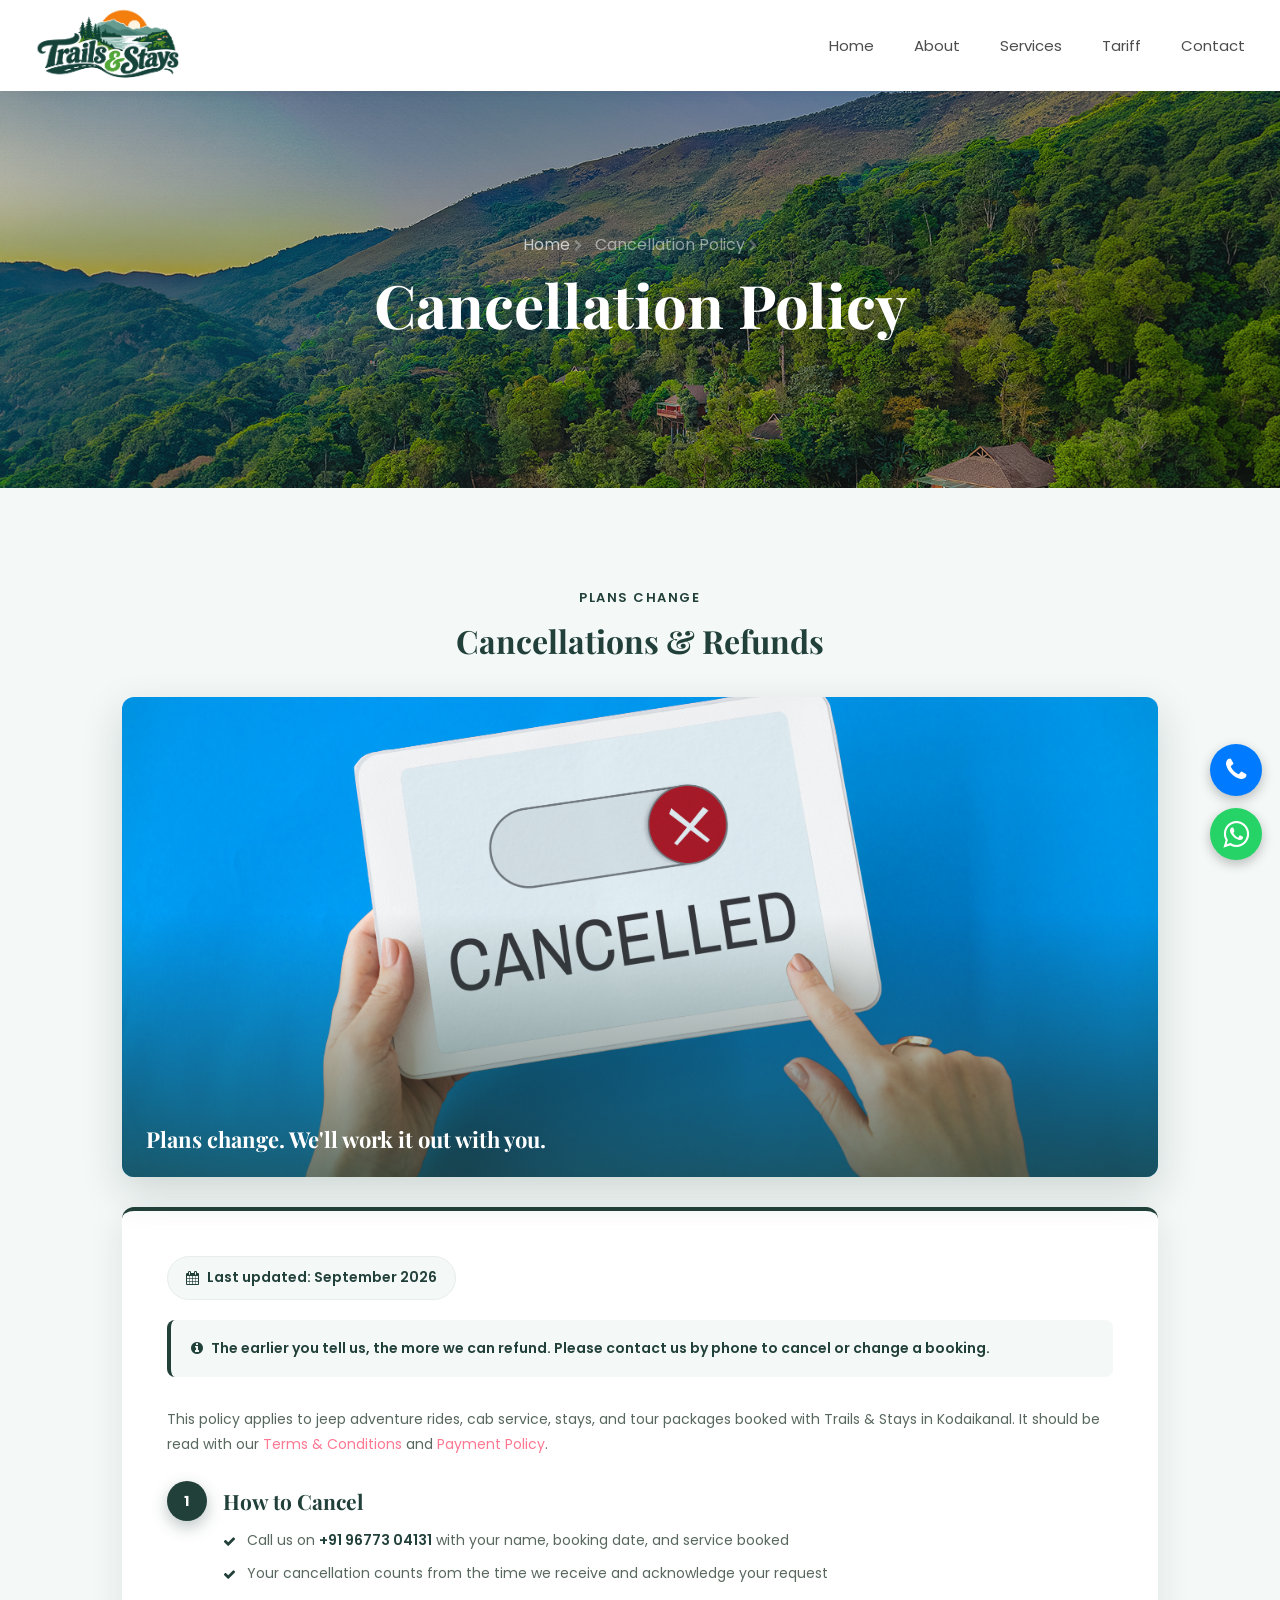
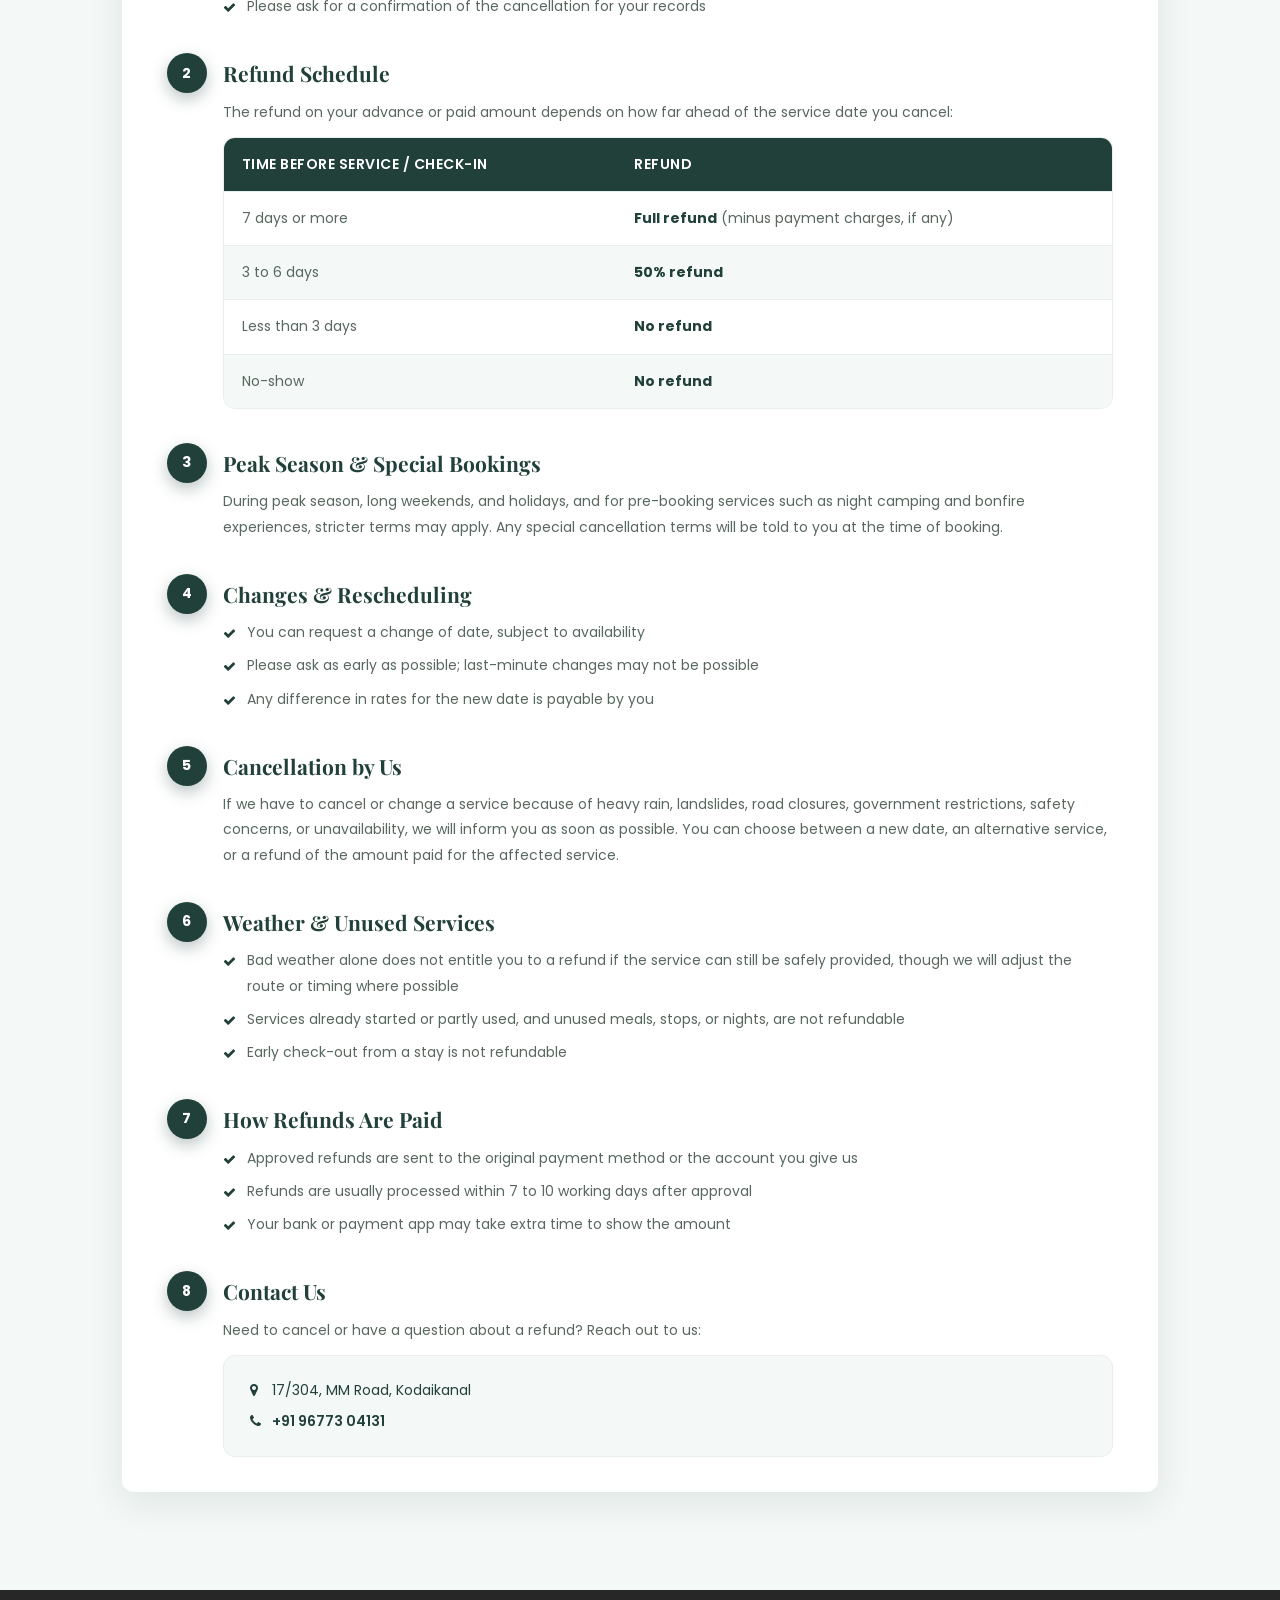
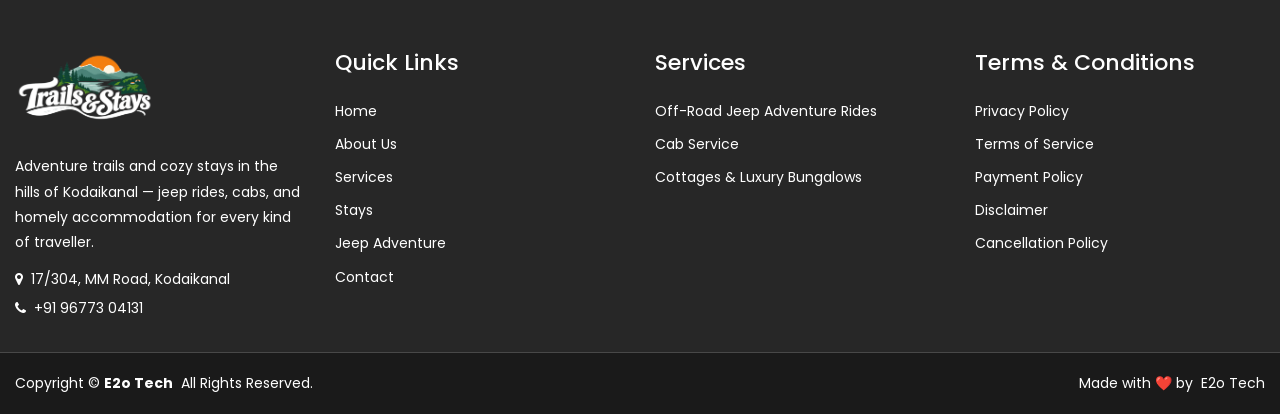
<file: cancellation.html>
<!DOCTYPE html>
<html lang="en">
  <head>
    <title>Cancellation Policy - Trails &amp; Stays</title>
    <meta charset="utf-8">
    <meta name="viewport" content="width=device-width, initial-scale=1, shrink-to-fit=no">
<link rel="icon" type="image/png" href="images/t&s png@3x.png">
    <link href="https://fonts.googleapis.com/css?family=Poppins:200,300,400,500,600,700,800,900&display=swap" rel="stylesheet">
    <link href="https://fonts.googleapis.com/css?family=Playfair+Display:400,400i,500,500i,600,600i,700,700i&display=swap" rel="stylesheet">

    <link rel="stylesheet" href="https://stackpath.bootstrapcdn.com/font-awesome/4.7.0/css/font-awesome.min.css">

    <link rel="stylesheet" href="css/animate.css">
    <link rel="stylesheet" href="css/owl.carousel.min.css">
    <link rel="stylesheet" href="css/owl.theme.default.min.css">
    <link rel="stylesheet" href="css/magnific-popup.css">
    <link rel="stylesheet" href="css/bootstrap-datepicker.css">
    <link rel="stylesheet" href="css/jquery.timepicker.css">
    <link rel="stylesheet" href="css/flaticon.css">
    <link rel="stylesheet" href="css/style.css">

    <style>
      :root{
        --dt: #22403A;
        --dt-light: #E7EEEC;
        --dt-soft: #F4F8F7;
        --dt-accent: #2F5A50;
      }

      /* Hero */
      .hero-wrap-2 .overlay{ background: linear-gradient(135deg, rgba(34,64,58,.82), rgba(34,64,58,.55)); }
      .hero-wrap-2 .breadcrumbs a{ color: #cfe4dd; }
      .hero-wrap-2 .breadcrumbs span{ color: #fff; }

      .dt-bg-soft{ background: var(--dt-soft); }

      .dt-eyebrow{
        color: var(--dt);
        font-weight: 600;
        text-transform: uppercase;
        font-size: 13px;
        letter-spacing: 1.5px;
        display: block;
        margin-bottom: 8px;
      }

      /* Image banner */
      .policy-banner{
        position: relative;
        height: 480px;
        border-radius: 12px;
        background-size: cover;
        background-position: center;
        margin-bottom: 30px;
        overflow: hidden;
        box-shadow: 0 15px 40px rgba(34,64,58,.18);
      }
      .policy-banner:after{
        content: "";
        position: absolute;
        inset: 0;
        background: linear-gradient(180deg, rgba(34,64,58,0) 45%, rgba(34,64,58,.7) 100%);
      }
      .policy-banner span{
        position: absolute;
        left: 24px;
        bottom: 18px;
        z-index: 1;
        color: #fff;
        font-family: 'Playfair Display', serif;
        font-weight: 700;
        font-size: 22px;
      }

      /* Policy card */
      .policy-card{
        background: #fff;
        border-radius: 12px;
        box-shadow: 0 10px 35px rgba(34,64,58,.1);
        border-top: 4px solid var(--dt);
        padding: 45px 45px 35px;
      }
      .policy-updated{
        display: inline-flex;
        align-items: center;
        gap: 8px;
        background: var(--dt-soft);
        color: var(--dt);
        border: 1px solid var(--dt-light);
        border-radius: 30px;
        padding: 8px 18px;
        font-size: 14px;
        font-weight: 600;
        margin-bottom: 20px;
      }
      .policy-section{
        position: relative;
        padding-left: 56px;
        margin-bottom: 34px;
      }
      .policy-section:last-child{ margin-bottom: 0; }
      .policy-num{
        position: absolute;
        left: 0;
        top: 0;
        width: 40px;
        height: 40px;
        border-radius: 50%;
        background: var(--dt);
        color: #fff;
        display: flex;
        align-items: center;
        justify-content: center;
        font-weight: 700;
        font-size: 14px;
        box-shadow: 0 6px 16px rgba(34,64,58,.3);
      }
      .policy-section h4{
        font-family: 'Playfair Display', serif;
        font-weight: 700;
        color: var(--dt);
        font-size: 21px;
        margin-bottom: 10px;
        padding-top: 5px;
      }
      .policy-section p{
        color: #58685f;
        margin-bottom: 10px;
      }
      .policy-list{
        list-style: none;
        padding: 0;
        margin: 0 0 10px 0;
      }
      .policy-list li{
        position: relative;
        padding-left: 24px;
        margin-bottom: 8px;
        color: #58685f;
      }
      .policy-list li:before{
        content: "\f00c";
        font-family: "FontAwesome";
        position: absolute;
        left: 0;
        top: 2px;
        color: var(--dt);
        font-size: 13px;
      }
      .policy-section a{ color: var(--dt); font-weight: 600; }

      /* Refund table */
      .refund-table-wrap{ overflow-x: auto; margin: 12px 0 10px; }
      .refund-table{
        width: 100%;
        border-collapse: separate;
        border-spacing: 0;
        border: 1px solid var(--dt-light);
        border-radius: 12px;
        overflow: hidden;
        min-width: 420px;
      }
      .refund-table th{
        background: var(--dt);
        color: #fff;
        font-weight: 600;
        font-size: 14px;
        letter-spacing: .5px;
        text-transform: uppercase;
        padding: 14px 18px;
        text-align: left;
      }
      .refund-table td{
        padding: 14px 18px;
        color: #58685f;
        border-top: 1px solid var(--dt-light);
      }
      .refund-table tr:nth-child(even) td{ background: var(--dt-soft); }
      .refund-table td strong{ color: var(--dt); }

      /* Highlighted notice */
      .policy-notice{
        background: var(--dt-soft);
        border-left: 4px solid var(--dt);
        border-radius: 8px;
        padding: 16px 20px;
        color: var(--dt);
        font-weight: 600;
        margin-bottom: 30px;
      }
      .policy-notice i{ margin-right: 8px; }

      /* Contact box */
      .policy-contact{
        background: var(--dt-soft);
        border: 1px solid var(--dt-light);
        border-radius: 12px;
        padding: 22px 26px;
        margin-top: 12px;
      }
      .policy-contact p{ margin-bottom: 6px; color: var(--dt); }
      .policy-contact p:last-child{ margin-bottom: 0; }
      .policy-contact i{ width: 22px; color: var(--dt); }

      @media (max-width: 575px){
        .policy-card{ padding: 30px 22px 25px; }
        .policy-banner{ height: 200px; }
        .policy-section{ padding-left: 0; }
        .policy-num{ position: static; margin-bottom: 12px; }
      }
    </style>
  </head>
  <body>
    <div id="header-container"></div>
    <!-- END nav -->

    <section class="hero-wrap hero-wrap-2" style="background-image: url('images/k3.jpg');" data-stellar-background-ratio="0.5">
      <div class="overlay"></div>
      <div class="container">
        <div class="row no-gutters slider-text align-items-center justify-content-center">
          <div class="col-md-9 ftco-animate text-center">
            <p class="breadcrumbs mb-2"><span class="mr-2"><a href="index.html">Home <i class="fa fa-chevron-right"></i></a></span> <span>Cancellation Policy <i class="fa fa-chevron-right"></i></span></p>
            <h1 class="mb-0 bread">Cancellation Policy</h1>
          </div>
        </div>
      </div>
    </section>

    <section class="ftco-section dt-bg-soft">
      <div class="container">
        <div class="row justify-content-center pb-4">
          <div class="col-md-8 text-center ftco-animate">
            <span class="dt-eyebrow">Plans change</span>
            <h2 style="color:var(--dt);font-family:'Playfair Display',serif;font-weight:700;">Cancellations &amp; Refunds</h2>
          </div>
        </div>

        <div class="row">
          <div class="col-lg-10 mx-auto ftco-animate">

            <!-- Image -->
            <div class="policy-banner" style="background-image: url(images/cancel.webp);">
              <span>Plans change. We'll work it out with you.</span>
            </div>

            <div class="policy-card">
              <span class="policy-updated"><i class="fa fa-calendar"></i> Last updated: September 2026</span>

              <div class="policy-notice">
                <i class="fa fa-info-circle"></i>The earlier you tell us, the more we can refund. Please contact us by phone to cancel or change a booking.
              </div>

              <p style="color:#58685f;" class="mb-4">This policy applies to jeep adventure rides, cab service, stays, and tour packages booked with Trails &amp; Stays in Kodaikanal. It should be read with our <a href="terms.html">Terms &amp; Conditions</a> and <a href="payment.html">Payment Policy</a>.</p>

              <div class="policy-section">
                <div class="policy-num">1</div>
                <h4>How to Cancel</h4>
                <ul class="policy-list">
                  <li>Call us on <a href="tel:+919677304131">+91 96773 04131</a> with your name, booking date, and service booked</li>
                  <li>Your cancellation counts from the time we receive and acknowledge your request</li>
                  <li>Please ask for a confirmation of the cancellation for your records</li>
                </ul>
              </div>

              <div class="policy-section">
                <div class="policy-num">2</div>
                <h4>Refund Schedule</h4>
                <p>The refund on your advance or paid amount depends on how far ahead of the service date you cancel:</p>
                <div class="refund-table-wrap">
                  <table class="refund-table">
                    <thead>
                      <tr>
                        <th>Time before service / check-in</th>
                        <th>Refund</th>
                      </tr>
                    </thead>
                    <tbody>
                      <tr>
                        <td>7 days or more</td>
                        <td><strong>Full refund</strong> (minus payment charges, if any)</td>
                      </tr>
                      <tr>
                        <td>3 to 6 days</td>
                        <td><strong>50% refund</strong></td>
                      </tr>
                      <tr>
                        <td>Less than 3 days</td>
                        <td><strong>No refund</strong></td>
                      </tr>
                      <tr>
                        <td>No-show</td>
                        <td><strong>No refund</strong></td>
                      </tr>
                    </tbody>
                  </table>
                </div>
              </div>

              <div class="policy-section">
                <div class="policy-num">3</div>
                <h4>Peak Season &amp; Special Bookings</h4>
                <p>During peak season, long weekends, and holidays, and for pre-booking services such as night camping and bonfire experiences, stricter terms may apply. Any special cancellation terms will be told to you at the time of booking.</p>
              </div>

              <div class="policy-section">
                <div class="policy-num">4</div>
                <h4>Changes &amp; Rescheduling</h4>
                <ul class="policy-list">
                  <li>You can request a change of date, subject to availability</li>
                  <li>Please ask as early as possible; last-minute changes may not be possible</li>
                  <li>Any difference in rates for the new date is payable by you</li>
                </ul>
              </div>

              <div class="policy-section">
                <div class="policy-num">5</div>
                <h4>Cancellation by Us</h4>
                <p>If we have to cancel or change a service because of heavy rain, landslides, road closures, government restrictions, safety concerns, or unavailability, we will inform you as soon as possible. You can choose between a new date, an alternative service, or a refund of the amount paid for the affected service.</p>
              </div>

              <div class="policy-section">
                <div class="policy-num">6</div>
                <h4>Weather &amp; Unused Services</h4>
                <ul class="policy-list">
                  <li>Bad weather alone does not entitle you to a refund if the service can still be safely provided, though we will adjust the route or timing where possible</li>
                  <li>Services already started or partly used, and unused meals, stops, or nights, are not refundable</li>
                  <li>Early check-out from a stay is not refundable</li>
                </ul>
              </div>

              <div class="policy-section">
                <div class="policy-num">7</div>
                <h4>How Refunds Are Paid</h4>
                <ul class="policy-list">
                  <li>Approved refunds are sent to the original payment method or the account you give us</li>
                  <li>Refunds are usually processed within 7 to 10 working days after approval</li>
                  <li>Your bank or payment app may take extra time to show the amount</li>
                </ul>
              </div>

              <div class="policy-section">
                <div class="policy-num">8</div>
                <h4>Contact Us</h4>
                <p>Need to cancel or have a question about a refund? Reach out to us:</p>
                <div class="policy-contact">
                  <p><i class="fa fa-map-marker"></i>17/304, MM Road, Kodaikanal</p>
                  <p><i class="fa fa-phone"></i><a href="tel:+919677304131">+91 96773 04131</a></p>
                  <!-- <p><i class="fa fa-envelope"></i><a href="mailto:youremail@example.com">youremail@example.com</a></p> -->
                </div>
              </div>
            </div>
          </div>
        </div>
      </div>
    </section>

    <div id="footer-container"></div>

    <!-- loader -->
    <div id="ftco-loader" class="show fullscreen"><svg class="circular" width="48px" height="48px"><circle class="path-bg" cx="24" cy="24" r="22" fill="none" stroke-width="4" stroke="#eeeeee"/><circle class="path" cx="24" cy="24" r="22" fill="none" stroke-width="4" stroke-miterlimit="10" stroke="#22403A"/></svg></div>

    <script src="js/jquery.min.js"></script>
    <script src="js/jquery-migrate-3.0.1.min.js"></script>
    <script src="js/popper.min.js"></script>
    <script src="js/bootstrap.min.js"></script>
    <script src="js/jquery.easing.1.3.js"></script>
    <script src="js/jquery.waypoints.min.js"></script>
    <script src="js/jquery.stellar.min.js"></script>
    <script src="js/jquery.animateNumber.min.js"></script>
    <script src="js/bootstrap-datepicker.js"></script>
    <script src="js/jquery.timepicker.min.js"></script>
    <script src="js/owl.carousel.min.js"></script>
    <script src="js/jquery.magnific-popup.min.js"></script>
    <script src="js/scrollax.min.js"></script>
    <script src="js/main.js"></script>
    <script src="js/include.js"></script>
  </body>
</html>
</file>
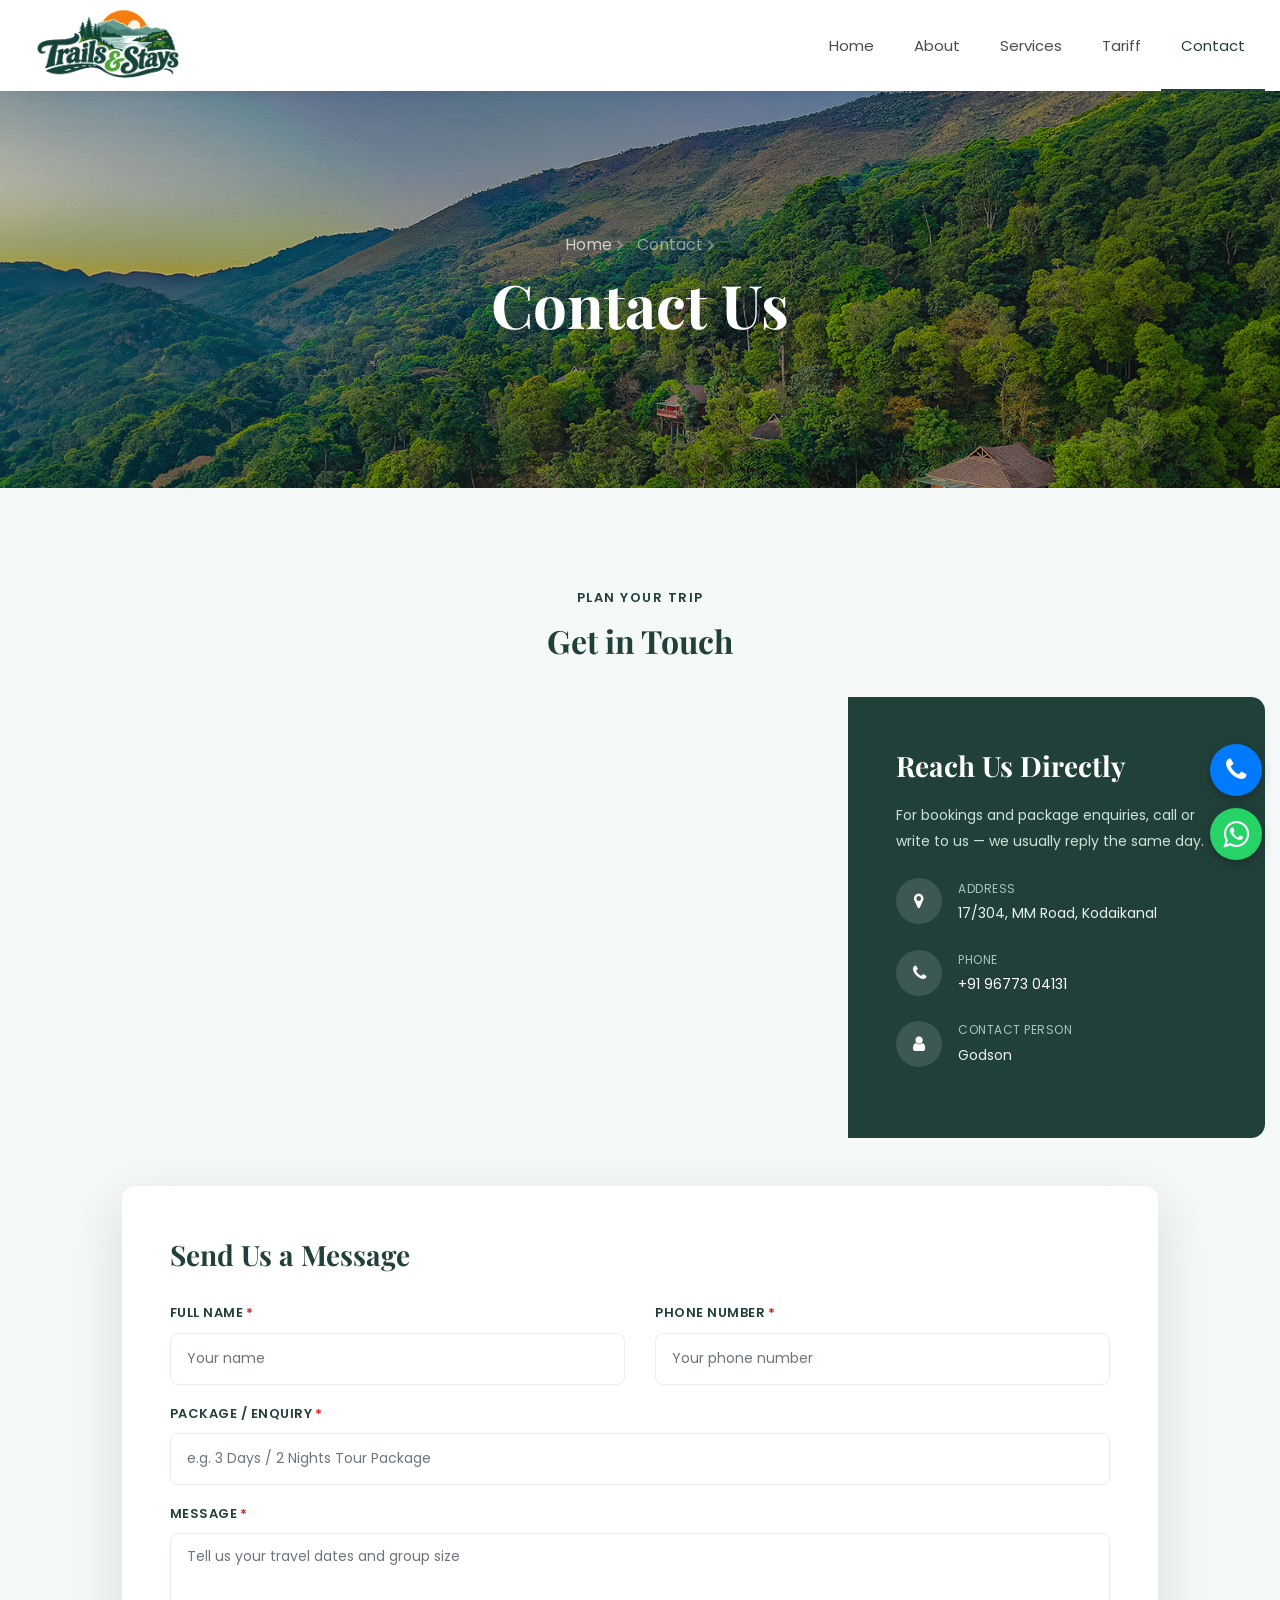
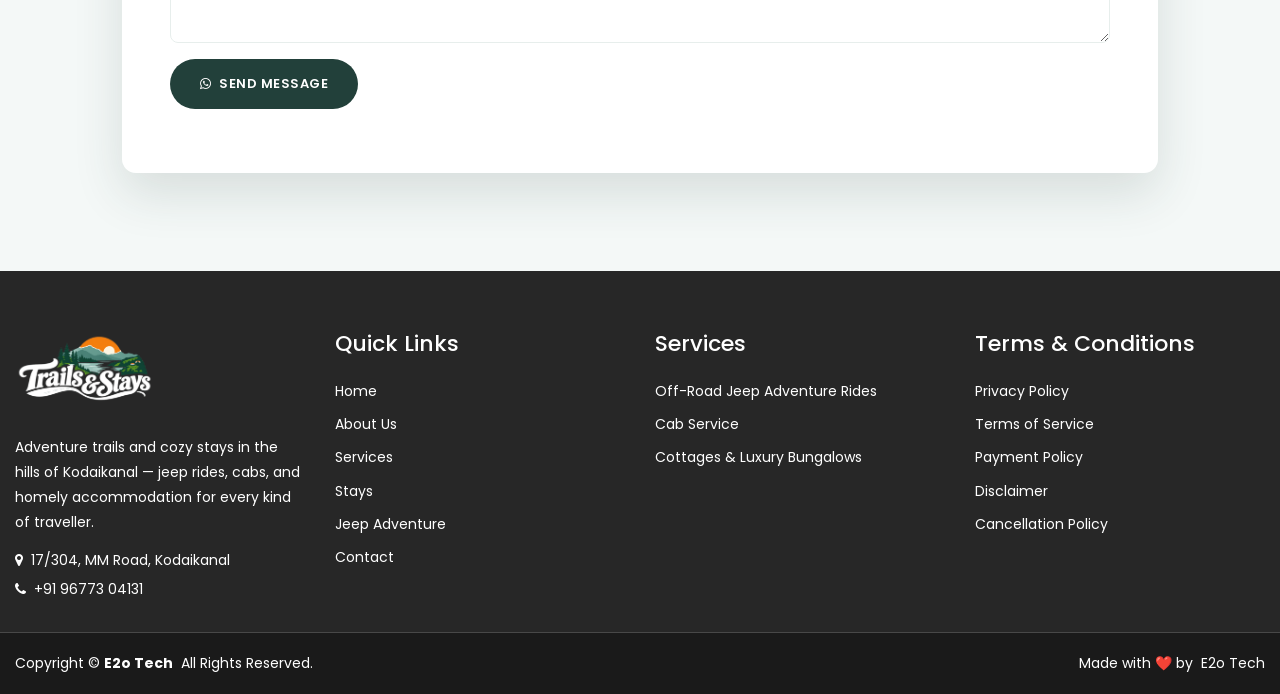
<file: contact.html>
<!DOCTYPE html>
<html lang="en">
  <head>
    <title>Contact Us - Kodai Trails</title>
    <meta charset="utf-8">
    <meta name="viewport" content="width=device-width, initial-scale=1, shrink-to-fit=no">
<link rel="icon" type="image/png" href="images/t&s png@3x.png">
    <link href="https://fonts.googleapis.com/css?family=Poppins:200,300,400,500,600,700,800,900&display=swap" rel="stylesheet">
    <link href="https://fonts.googleapis.com/css?family=Playfair+Display:400,400i,500,500i,600,600i,700,700i&display=swap" rel="stylesheet">

    <link rel="stylesheet" href="https://stackpath.bootstrapcdn.com/font-awesome/4.7.0/css/font-awesome.min.css">

    <link rel="stylesheet" href="css/animate.css">

    <link rel="stylesheet" href="css/owl.carousel.min.css">
    <link rel="stylesheet" href="css/owl.theme.default.min.css">
    <link rel="stylesheet" href="css/magnific-popup.css">

    <link rel="stylesheet" href="css/bootstrap-datepicker.css">
    <link rel="stylesheet" href="css/jquery.timepicker.css">

    <link rel="stylesheet" href="css/flaticon.css">
    <link rel="stylesheet" href="css/style.css">

    <style>
      :root{
        --dt: #22403A;
        --dt-light: #E7EEEC;
        --dt-soft: #F4F8F7;
        --dt-accent: #2F5A50;
      }

      /* Hero */
      .hero-wrap-2 .overlay{ background: linear-gradient(135deg, rgba(34,64,58,.82), rgba(34,64,58,.55)); }
      .hero-wrap-2 .breadcrumbs a{ color: #cfe4dd; }
      .hero-wrap-2 .breadcrumbs span{ color: #fff; }

      .dt-eyebrow{
        color: var(--dt);
        font-weight: 600;
        text-transform: uppercase;
        font-size: 13px;
        letter-spacing: 1.5px;
        display: block;
        margin-bottom: 8px;
      }

      /* Contact section */
      .dt-contact-wrap{
        border-radius: 14px;
        overflow: hidden;
        box-shadow: 0 20px 50px rgba(34,64,58,.14);
        background: #fff;
      }
      .dt-contact-form{
        padding: 3rem;
      }
      .dt-contact-form h3{
        font-family: 'Playfair Display', serif;
        font-weight: 700;
        color: var(--dt);
      }
      .dt-contact-form .label{
        color: var(--dt);
        font-weight: 600;
        font-size: 13px;
        text-transform: uppercase;
        letter-spacing: .5px;
      }
      /* Required field star */
      .dt-contact-form .label .req{
        color: #d32f2f;
        font-weight: 700;
        margin-left: 3px;
      }
      .dt-contact-form .form-control{
        border: 1px solid var(--dt-light);
        border-radius: 8px;
        padding: 12px 16px;
        height: auto;
      }
      .dt-contact-form .form-control:focus{
        border-color: var(--dt);
        box-shadow: 0 0 0 3px rgba(34,64,58,.12);
      }
      .dt-contact-form .form-control.is-invalid{
        border-color: #c0392b;
      }
      .btn-dt{
        display: inline-block;
        background: var(--dt);
        border: none;
        color: #fff !important;
        font-weight: 600;
        letter-spacing: .5px;
        text-transform: uppercase;
        font-size: 13px;
        padding: 13px 30px;
        border-radius: 30px;
        transition: background .3s ease, transform .3s ease;
        cursor: pointer;
      }
      .btn-dt:hover{
        background: var(--dt-accent);
        transform: translateY(-2px);
      }
      .btn-dt .fa{ margin-right: 8px; }

      .dt-info-wrap{
        background: var(--dt);
        color: #e9f1ee;
        padding: 3rem;
        height: 100%;
      }
      .dt-info-wrap h3{
        font-family: 'Playfair Display', serif;
        font-weight: 700;
        color: #fff;
      }
      .dt-info-wrap p.lead-text{
        color: #cfe0da;
      }
      .dt-dbox{
        margin-bottom: 22px;
      }
      .dt-dbox .icon{
        min-width: 46px;
        height: 46px;
        border-radius: 50%;
        background: rgba(255,255,255,.12);
        color: #fff;
        font-size: 17px;
      }
      .dt-dbox .text p{
        margin-bottom: 0;
        color: #e9f1ee;
      }
      .dt-dbox .text span{
        display: block;
        color: #a9c3bb;
        font-size: 12px;
        text-transform: uppercase;
        letter-spacing: .5px;
        margin-bottom: 2px;
      }
      .dt-dbox a{
        color: #fff;
      }

      .dt-bg-soft{ background: var(--dt-soft); }

      #form-message-warning{
        display: none;
        background: #fdecea;
        color: #c0392b;
        border: 1px solid #f5c6c0;
        border-radius: 8px;
        padding: 12px 16px;
        font-size: 14px;
      }
      #form-message-success{
        display: none;
        background: var(--dt-soft);
        color: var(--dt);
        border: 1px solid var(--dt-light);
        border-radius: 8px;
        padding: 12px 16px;
        font-size: 14px;
      }
    </style>
  </head>
  <body>
    <div id="header-container"></div>
    <!-- END nav -->

    <section class="hero-wrap hero-wrap-2" style="background-image: url('images/k3.jpg');" data-stellar-background-ratio="0.5">
      <div class="overlay"></div>
      <div class="container">
        <div class="row no-gutters slider-text align-items-center justify-content-center">
          <div class="col-md-9 ftco-animate text-center">
          	<p class="breadcrumbs mb-2"><span class="mr-2"><a href="index.html">Home <i class="fa fa-chevron-right"></i></a></span> <span>Contact <i class="fa fa-chevron-right"></i></span></p>
            <h1 class="mb-0 bread">Contact Us</h1>
          </div>
        </div>
      </div>
    </section>

    <section class="ftco-section dt-bg-soft">
      <div class="container">
        <div class="row justify-content-center pb-4">
          <div class="col-md-7 text-center ftco-animate">
            <span class="dt-eyebrow">Plan your trip</span>
            <h2 style="color:var(--dt);font-family:'Playfair Display',serif;font-weight:700;">Get in Touch</h2>
          </div>
        </div>

        <div class="row no-gutters mb-5">
          <div class="col-md-8">
            <div style="height: 100%; min-height: 340px; border-radius: 14px 0 0 14px; overflow: hidden;">
              <iframe
                title="Kodai Trails location - 17/304 MM Road, Kodaikanal"
                src="https://www.google.com/maps?q=17/304+MM+Road,+Kodaikanal&output=embed"
                width="100%"
                height="100%"
                style="border:0; min-height: 340px; display:block;"
                allowfullscreen=""
                loading="lazy"
                referrerpolicy="no-referrer-when-downgrade">
              </iframe>
            </div>
          </div>
          <div class="col-md-4">
            <div class="dt-info-wrap" style="border-radius: 0 14px 14px 0;">
              <h3 class="mb-3">Reach Us Directly</h3>
              <p class="lead-text mb-4">For bookings and package enquiries, call or write to us &mdash; we usually reply the same day.</p>

              <div class="dt-dbox d-flex align-items-start">
                <div class="icon d-flex align-items-center justify-content-center mr-3">
                  <span class="fa fa-map-marker"></span>
                </div>
                <div class="text">
                  <span>Address</span>
                  <p>17/304, MM Road, Kodaikanal</p>
                </div>
              </div>

              <div class="dt-dbox d-flex align-items-center">
                <div class="icon d-flex align-items-center justify-content-center mr-3">
                  <span class="fa fa-phone"></span>
                </div>
                <div class="text">
                  <span>Phone</span>
                  <p><a href="tel:+919677304131">+91 96773 04131</a></p>
                </div>
              </div>

              <div class="dt-dbox d-flex align-items-center">
                <div class="icon d-flex align-items-center justify-content-center mr-3">
                  <span class="fa fa-user"></span>
                </div>
                <div class="text">
                  <span>Contact Person</span>
                  <p>Godson</p>
                </div>
              </div>
            </div>
          </div>
        </div>

        <div class="row justify-content-center">
          <div class="col-lg-10">
            <div class="dt-contact-wrap">
              <div class="dt-contact-form">
                <h3 class="mb-4">Send Us a Message</h3>
                <div id="form-message-warning" class="mb-4"></div>
                <div id="form-message-success" class="mb-4">
                  Thanks! Opening WhatsApp with your message&hellip;
                </div>
                <form method="POST" id="contactForm" name="contactForm" class="contactForm">
                  <div class="row">
                    <div class="col-md-6">
                      <div class="form-group">
                        <label class="label" for="name">Full Name<span class="req">*</span></label>
                        <input type="text" class="form-control" name="name" id="name" placeholder="Your name" required>
                      </div>
                    </div>
                    <div class="col-md-6">
                      <div class="form-group">
                        <label class="label" for="phone">Phone Number<span class="req">*</span></label>
                        <input type="text" class="form-control" name="phone" id="phone" placeholder="Your phone number" required>
                      </div>
                    </div>
                    <div class="col-md-12">
                      <div class="form-group">
                        <label class="label" for="subject">Package / Enquiry<span class="req">*</span></label>
                        <input type="text" class="form-control" name="subject" id="subject" placeholder="e.g. 3 Days / 2 Nights Tour Package" required>
                      </div>
                    </div>
                    <div class="col-md-12">
                      <div class="form-group">
                        <label class="label" for="message">Message<span class="req">*</span></label>
                        <textarea name="message" class="form-control" id="message" cols="30" rows="4" placeholder="Tell us your travel dates and group size" required></textarea>
                      </div>
                    </div>
                    <div class="col-md-12">
                      <div class="form-group">
                        <button type="submit" class="btn-dt"><span class="fa fa-whatsapp"></span>Send Message</button>
                        <div class="submitting"></div>
                      </div>
                    </div>
                  </div>
                </form>
              </div>
            </div>
          </div>
        </div>
      </div>
    </section>

    <div id="footer-container"></div>

    <!-- loader -->
    <div id="ftco-loader" class="show fullscreen"><svg class="circular" width="48px" height="48px"><circle class="path-bg" cx="24" cy="24" r="22" fill="none" stroke-width="4" stroke="#eeeeee"/><circle class="path" cx="24" cy="24" r="22" fill="none" stroke-width="4" stroke-miterlimit="10" stroke="#22403A"/></svg></div>

    <script src="js/jquery.min.js"></script>
    <script src="js/jquery-migrate-3.0.1.min.js"></script>
    <script src="js/popper.min.js"></script>
    <script src="js/bootstrap.min.js"></script>
    <script src="js/jquery.easing.1.3.js"></script>
    <script src="js/jquery.waypoints.min.js"></script>
    <script src="js/jquery.stellar.min.js"></script>
    <script src="js/jquery.animateNumber.min.js"></script>
    <script src="js/bootstrap-datepicker.js"></script>
    <script src="js/jquery.timepicker.min.js"></script>
    <script src="js/owl.carousel.min.js"></script>
    <script src="js/jquery.magnific-popup.min.js"></script>
    <script src="js/scrollax.min.js"></script>
    <script src="js/main.js"></script>
    <script src="js/include.js"></script>

    <script>
      (function () {
        // Business WhatsApp number in international format, no "+" or spaces.
        var WHATSAPP_NUMBER = "919677304131";

        var form = document.getElementById("contactForm");
        var warningBox = document.getElementById("form-message-warning");
        var successBox = document.getElementById("form-message-success");

        if (!form) return;

        form.addEventListener("submit", function (e) {
          e.preventDefault();

          var name = document.getElementById("name").value.trim();
          var phone = document.getElementById("phone").value.trim();
          var subject = document.getElementById("subject").value.trim();
          var message = document.getElementById("message").value.trim();

          // Basic validation: require at least name and message.
          var missing = [];
          if (!name) missing.push("name");
          if (!message) missing.push("message");

          [document.getElementById("name"), document.getElementById("message")].forEach(function (el) {
            el.classList.remove("is-invalid");
          });

          if (missing.length) {
            successBox.style.display = "none";
            warningBox.style.display = "block";
            warningBox.textContent = "Please fill in your " + missing.join(" and ") + " before sending.";
            if (!name) document.getElementById("name").classList.add("is-invalid");
            if (!message) document.getElementById("message").classList.add("is-invalid");
            return;
          }

          warningBox.style.display = "none";

          var lines = [
            "New enquiry from the website:",
            "Name: " + name
          ];
          if (phone) lines.push("Phone: " + phone);
          if (subject) lines.push("Enquiry: " + subject);
          lines.push("Message: " + message);

          var text = encodeURIComponent(lines.join("\n"));
          var waUrl = "https://wa.me/" + WHATSAPP_NUMBER + "?text=" + text;

          successBox.style.display = "block";

          window.open(waUrl, "_blank");
        });
      })();
    </script>

  </body>
</html>
</file>
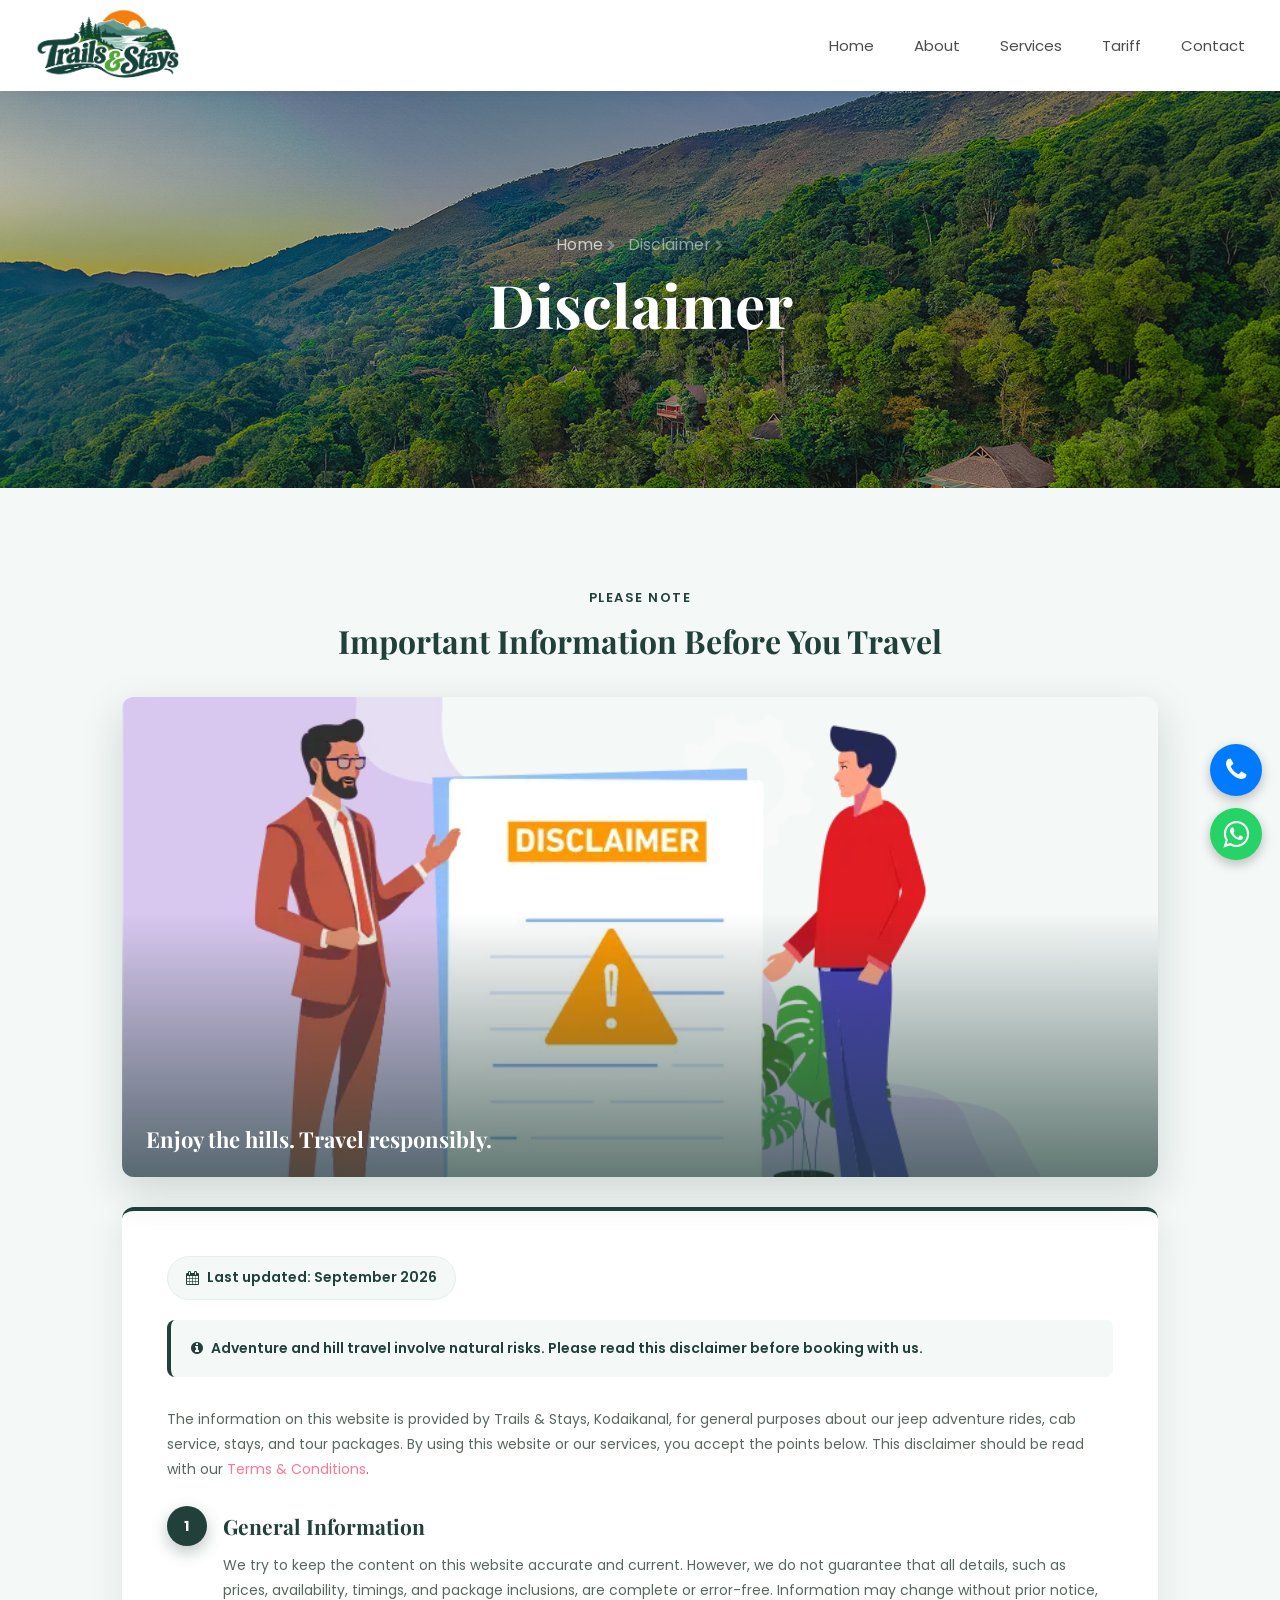
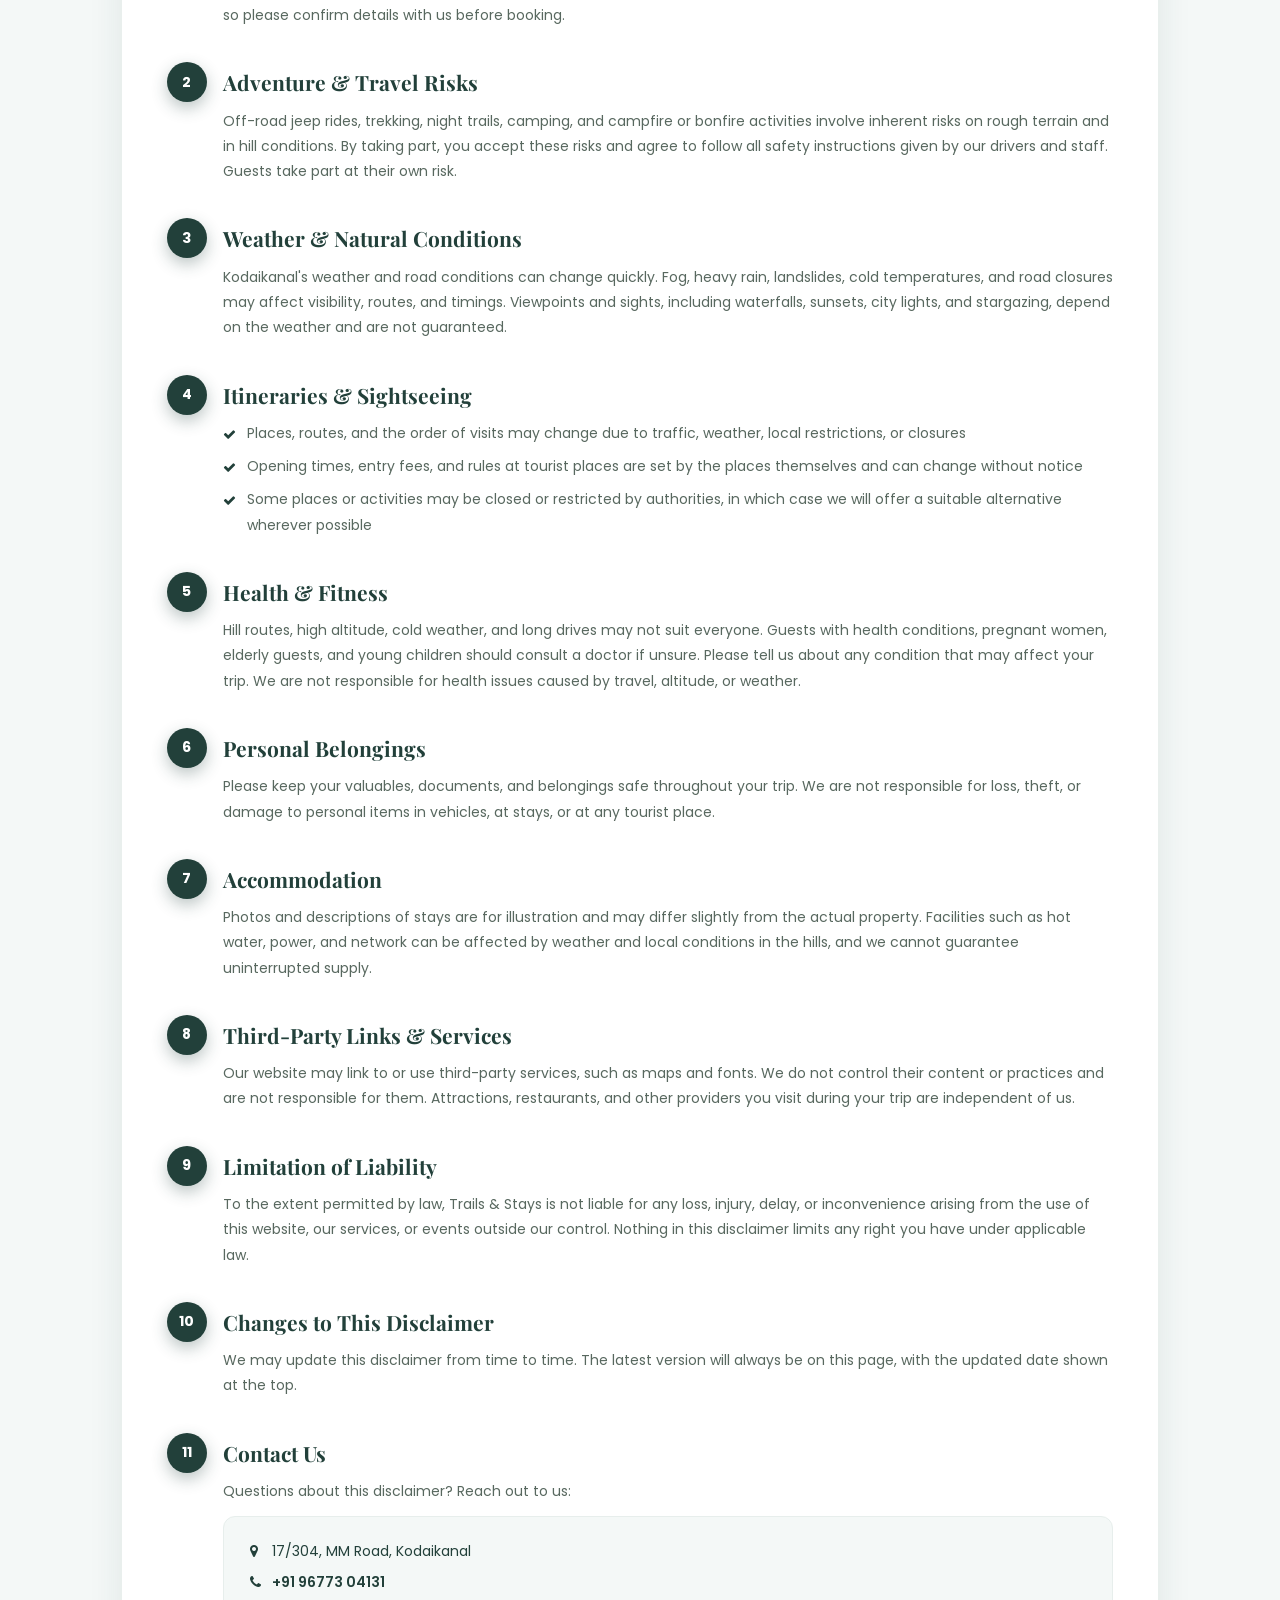
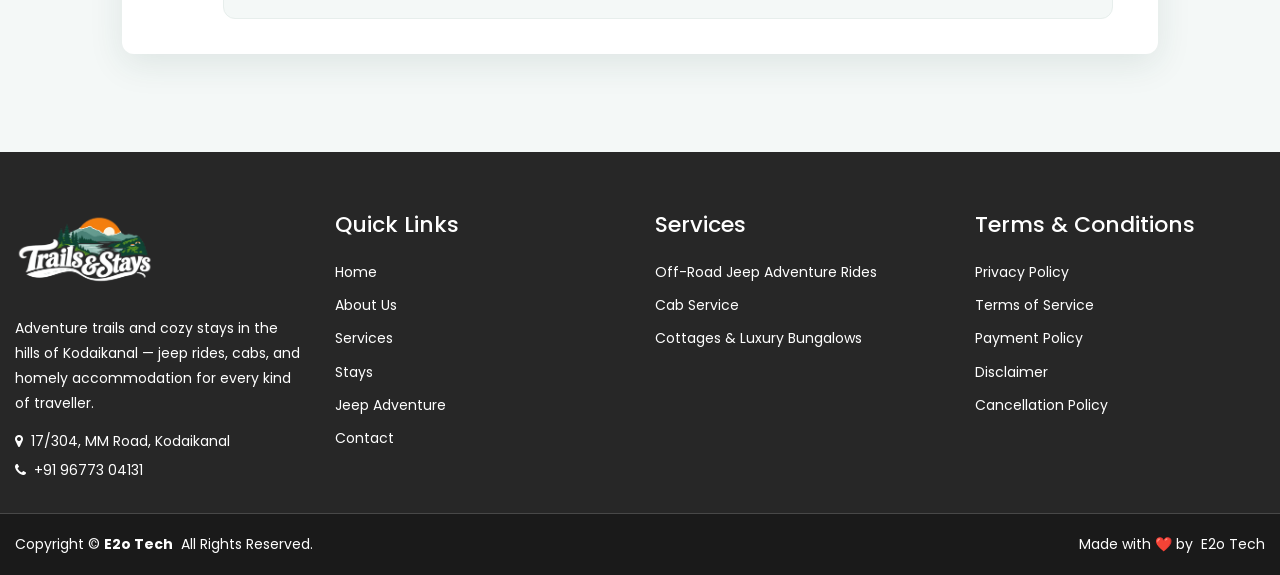
<file: disclaimer.html>
<!DOCTYPE html>
<html lang="en">
  <head>
    <title>Disclaimer - Trails &amp; Stays</title>
    <meta charset="utf-8">
    <meta name="viewport" content="width=device-width, initial-scale=1, shrink-to-fit=no">
<link rel="icon" type="image/png" href="images/t&s png@3x.png">
    <link href="https://fonts.googleapis.com/css?family=Poppins:200,300,400,500,600,700,800,900&display=swap" rel="stylesheet">
    <link href="https://fonts.googleapis.com/css?family=Playfair+Display:400,400i,500,500i,600,600i,700,700i&display=swap" rel="stylesheet">

    <link rel="stylesheet" href="https://stackpath.bootstrapcdn.com/font-awesome/4.7.0/css/font-awesome.min.css">

    <link rel="stylesheet" href="css/animate.css">
    <link rel="stylesheet" href="css/owl.carousel.min.css">
    <link rel="stylesheet" href="css/owl.theme.default.min.css">
    <link rel="stylesheet" href="css/magnific-popup.css">
    <link rel="stylesheet" href="css/bootstrap-datepicker.css">
    <link rel="stylesheet" href="css/jquery.timepicker.css">
    <link rel="stylesheet" href="css/flaticon.css">
    <link rel="stylesheet" href="css/style.css">

    <style>
      :root{
        --dt: #22403A;
        --dt-light: #E7EEEC;
        --dt-soft: #F4F8F7;
        --dt-accent: #2F5A50;
      }

      /* Hero */
      .hero-wrap-2 .overlay{ background: linear-gradient(135deg, rgba(34,64,58,.82), rgba(34,64,58,.55)); }
      .hero-wrap-2 .breadcrumbs a{ color: #cfe4dd; }
      .hero-wrap-2 .breadcrumbs span{ color: #fff; }

      .dt-bg-soft{ background: var(--dt-soft); }

      .dt-eyebrow{
        color: var(--dt);
        font-weight: 600;
        text-transform: uppercase;
        font-size: 13px;
        letter-spacing: 1.5px;
        display: block;
        margin-bottom: 8px;
      }

      /* Image banner */
      .policy-banner{
        position: relative;
        height: 480px;
        border-radius: 12px;
        background-size: cover;
        background-position: center;
        margin-bottom: 30px;
        overflow: hidden;
        box-shadow: 0 15px 40px rgba(34,64,58,.18);
      }
      .policy-banner:after{
        content: "";
        position: absolute;
        inset: 0;
        background: linear-gradient(180deg, rgba(34,64,58,0) 45%, rgba(34,64,58,.7) 100%);
      }
      .policy-banner span{
        position: absolute;
        left: 24px;
        bottom: 18px;
        z-index: 1;
        color: #fff;
        font-family: 'Playfair Display', serif;
        font-weight: 700;
        font-size: 22px;
      }

      /* Policy card */
      .policy-card{
        background: #fff;
        border-radius: 12px;
        box-shadow: 0 10px 35px rgba(34,64,58,.1);
        border-top: 4px solid var(--dt);
        padding: 45px 45px 35px;
      }
      .policy-updated{
        display: inline-flex;
        align-items: center;
        gap: 8px;
        background: var(--dt-soft);
        color: var(--dt);
        border: 1px solid var(--dt-light);
        border-radius: 30px;
        padding: 8px 18px;
        font-size: 14px;
        font-weight: 600;
        margin-bottom: 20px;
      }
      .policy-section{
        position: relative;
        padding-left: 56px;
        margin-bottom: 34px;
      }
      .policy-section:last-child{ margin-bottom: 0; }
      .policy-num{
        position: absolute;
        left: 0;
        top: 0;
        width: 40px;
        height: 40px;
        border-radius: 50%;
        background: var(--dt);
        color: #fff;
        display: flex;
        align-items: center;
        justify-content: center;
        font-weight: 700;
        font-size: 14px;
        box-shadow: 0 6px 16px rgba(34,64,58,.3);
      }
      .policy-section h4{
        font-family: 'Playfair Display', serif;
        font-weight: 700;
        color: var(--dt);
        font-size: 21px;
        margin-bottom: 10px;
        padding-top: 5px;
      }
      .policy-section p{
        color: #58685f;
        margin-bottom: 10px;
      }
      .policy-list{
        list-style: none;
        padding: 0;
        margin: 0 0 10px 0;
      }
      .policy-list li{
        position: relative;
        padding-left: 24px;
        margin-bottom: 8px;
        color: #58685f;
      }
      .policy-list li:before{
        content: "\f00c";
        font-family: "FontAwesome";
        position: absolute;
        left: 0;
        top: 2px;
        color: var(--dt);
        font-size: 13px;
      }
      .policy-section a{ color: var(--dt); font-weight: 600; }

      /* Highlighted notice */
      .policy-notice{
        background: var(--dt-soft);
        border-left: 4px solid var(--dt);
        border-radius: 8px;
        padding: 16px 20px;
        color: var(--dt);
        font-weight: 600;
        margin-bottom: 30px;
      }
      .policy-notice i{ margin-right: 8px; }

      /* Contact box */
      .policy-contact{
        background: var(--dt-soft);
        border: 1px solid var(--dt-light);
        border-radius: 12px;
        padding: 22px 26px;
        margin-top: 12px;
      }
      .policy-contact p{ margin-bottom: 6px; color: var(--dt); }
      .policy-contact p:last-child{ margin-bottom: 0; }
      .policy-contact i{ width: 22px; color: var(--dt); }

      @media (max-width: 575px){
        .policy-card{ padding: 30px 22px 25px; }
        .policy-banner{ height: 200px; }
        .policy-section{ padding-left: 0; }
        .policy-num{ position: static; margin-bottom: 12px; }
      }
    </style>
  </head>
  <body>
    <div id="header-container"></div>
    <!-- END nav -->

    <section class="hero-wrap hero-wrap-2" style="background-image: url('images/k3.jpg');" data-stellar-background-ratio="0.5">
      <div class="overlay"></div>
      <div class="container">
        <div class="row no-gutters slider-text align-items-center justify-content-center">
          <div class="col-md-9 ftco-animate text-center">
            <p class="breadcrumbs mb-2"><span class="mr-2"><a href="index.html">Home <i class="fa fa-chevron-right"></i></a></span> <span>Disclaimer <i class="fa fa-chevron-right"></i></span></p>
            <h1 class="mb-0 bread">Disclaimer</h1>
          </div>
        </div>
      </div>
    </section>

    <section class="ftco-section dt-bg-soft">
      <div class="container">
        <div class="row justify-content-center pb-4">
          <div class="col-md-8 text-center ftco-animate">
            <span class="dt-eyebrow">Please note</span>
            <h2 style="color:var(--dt);font-family:'Playfair Display',serif;font-weight:700;">Important Information Before You Travel</h2>
          </div>
        </div>

        <div class="row">
          <div class="col-lg-10 mx-auto ftco-animate">

            <!-- Image -->
            <div class="policy-banner" style="background-image: url(images/disclaimer.png);">
              <span>Enjoy the hills. Travel responsibly.</span>
            </div>

            <div class="policy-card">
              <span class="policy-updated"><i class="fa fa-calendar"></i> Last updated: September 2026</span>

              <div class="policy-notice">
                <i class="fa fa-info-circle"></i>Adventure and hill travel involve natural risks. Please read this disclaimer before booking with us.
              </div>

              <p style="color:#58685f;" class="mb-4">The information on this website is provided by Trails &amp; Stays, Kodaikanal, for general purposes about our jeep adventure rides, cab service, stays, and tour packages. By using this website or our services, you accept the points below. This disclaimer should be read with our <a href="terms.html">Terms &amp; Conditions</a>.</p>

              <div class="policy-section">
                <div class="policy-num">1</div>
                <h4>General Information</h4>
                <p>We try to keep the content on this website accurate and current. However, we do not guarantee that all details, such as prices, availability, timings, and package inclusions, are complete or error-free. Information may change without prior notice, so please confirm details with us before booking.</p>
              </div>

              <div class="policy-section">
                <div class="policy-num">2</div>
                <h4>Adventure &amp; Travel Risks</h4>
                <p>Off-road jeep rides, trekking, night trails, camping, and campfire or bonfire activities involve inherent risks on rough terrain and in hill conditions. By taking part, you accept these risks and agree to follow all safety instructions given by our drivers and staff. Guests take part at their own risk.</p>
              </div>

              <div class="policy-section">
                <div class="policy-num">3</div>
                <h4>Weather &amp; Natural Conditions</h4>
                <p>Kodaikanal's weather and road conditions can change quickly. Fog, heavy rain, landslides, cold temperatures, and road closures may affect visibility, routes, and timings. Viewpoints and sights, including waterfalls, sunsets, city lights, and stargazing, depend on the weather and are not guaranteed.</p>
              </div>

              <div class="policy-section">
                <div class="policy-num">4</div>
                <h4>Itineraries &amp; Sightseeing</h4>
                <ul class="policy-list">
                  <li>Places, routes, and the order of visits may change due to traffic, weather, local restrictions, or closures</li>
                  <li>Opening times, entry fees, and rules at tourist places are set by the places themselves and can change without notice</li>
                  <li>Some places or activities may be closed or restricted by authorities, in which case we will offer a suitable alternative wherever possible</li>
                </ul>
              </div>

              <div class="policy-section">
                <div class="policy-num">5</div>
                <h4>Health &amp; Fitness</h4>
                <p>Hill routes, high altitude, cold weather, and long drives may not suit everyone. Guests with health conditions, pregnant women, elderly guests, and young children should consult a doctor if unsure. Please tell us about any condition that may affect your trip. We are not responsible for health issues caused by travel, altitude, or weather.</p>
              </div>

              <div class="policy-section">
                <div class="policy-num">6</div>
                <h4>Personal Belongings</h4>
                <p>Please keep your valuables, documents, and belongings safe throughout your trip. We are not responsible for loss, theft, or damage to personal items in vehicles, at stays, or at any tourist place.</p>
              </div>

              <div class="policy-section">
                <div class="policy-num">7</div>
                <h4>Accommodation</h4>
                <p>Photos and descriptions of stays are for illustration and may differ slightly from the actual property. Facilities such as hot water, power, and network can be affected by weather and local conditions in the hills, and we cannot guarantee uninterrupted supply.</p>
              </div>

              <div class="policy-section">
                <div class="policy-num">8</div>
                <h4>Third-Party Links &amp; Services</h4>
                <p>Our website may link to or use third-party services, such as maps and fonts. We do not control their content or practices and are not responsible for them. Attractions, restaurants, and other providers you visit during your trip are independent of us.</p>
              </div>

              <div class="policy-section">
                <div class="policy-num">9</div>
                <h4>Limitation of Liability</h4>
                <p>To the extent permitted by law, Trails &amp; Stays is not liable for any loss, injury, delay, or inconvenience arising from the use of this website, our services, or events outside our control. Nothing in this disclaimer limits any right you have under applicable law.</p>
              </div>

              <div class="policy-section">
                <div class="policy-num">10</div>
                <h4>Changes to This Disclaimer</h4>
                <p>We may update this disclaimer from time to time. The latest version will always be on this page, with the updated date shown at the top.</p>
              </div>

              <div class="policy-section">
                <div class="policy-num">11</div>
                <h4>Contact Us</h4>
                <p>Questions about this disclaimer? Reach out to us:</p>
                <div class="policy-contact">
                  <p><i class="fa fa-map-marker"></i>17/304, MM Road, Kodaikanal</p>
                  <p><i class="fa fa-phone"></i><a href="tel:+919677304131">+91 96773 04131</a></p>
                  <!-- <p><i class="fa fa-envelope"></i><a href="mailto:youremail@example.com">youremail@example.com</a></p> -->
                </div>
              </div>
            </div>
          </div>
        </div>
      </div>
    </section>

    <div id="footer-container"></div>

    <!-- loader -->
    <div id="ftco-loader" class="show fullscreen"><svg class="circular" width="48px" height="48px"><circle class="path-bg" cx="24" cy="24" r="22" fill="none" stroke-width="4" stroke="#eeeeee"/><circle class="path" cx="24" cy="24" r="22" fill="none" stroke-width="4" stroke-miterlimit="10" stroke="#22403A"/></svg></div>

    <script src="js/jquery.min.js"></script>
    <script src="js/jquery-migrate-3.0.1.min.js"></script>
    <script src="js/popper.min.js"></script>
    <script src="js/bootstrap.min.js"></script>
    <script src="js/jquery.easing.1.3.js"></script>
    <script src="js/jquery.waypoints.min.js"></script>
    <script src="js/jquery.stellar.min.js"></script>
    <script src="js/jquery.animateNumber.min.js"></script>
    <script src="js/bootstrap-datepicker.js"></script>
    <script src="js/jquery.timepicker.min.js"></script>
    <script src="js/owl.carousel.min.js"></script>
    <script src="js/jquery.magnific-popup.min.js"></script>
    <script src="js/scrollax.min.js"></script>
    <script src="js/main.js"></script>
    <script src="js/include.js"></script>
  </body>
</html>
</file>
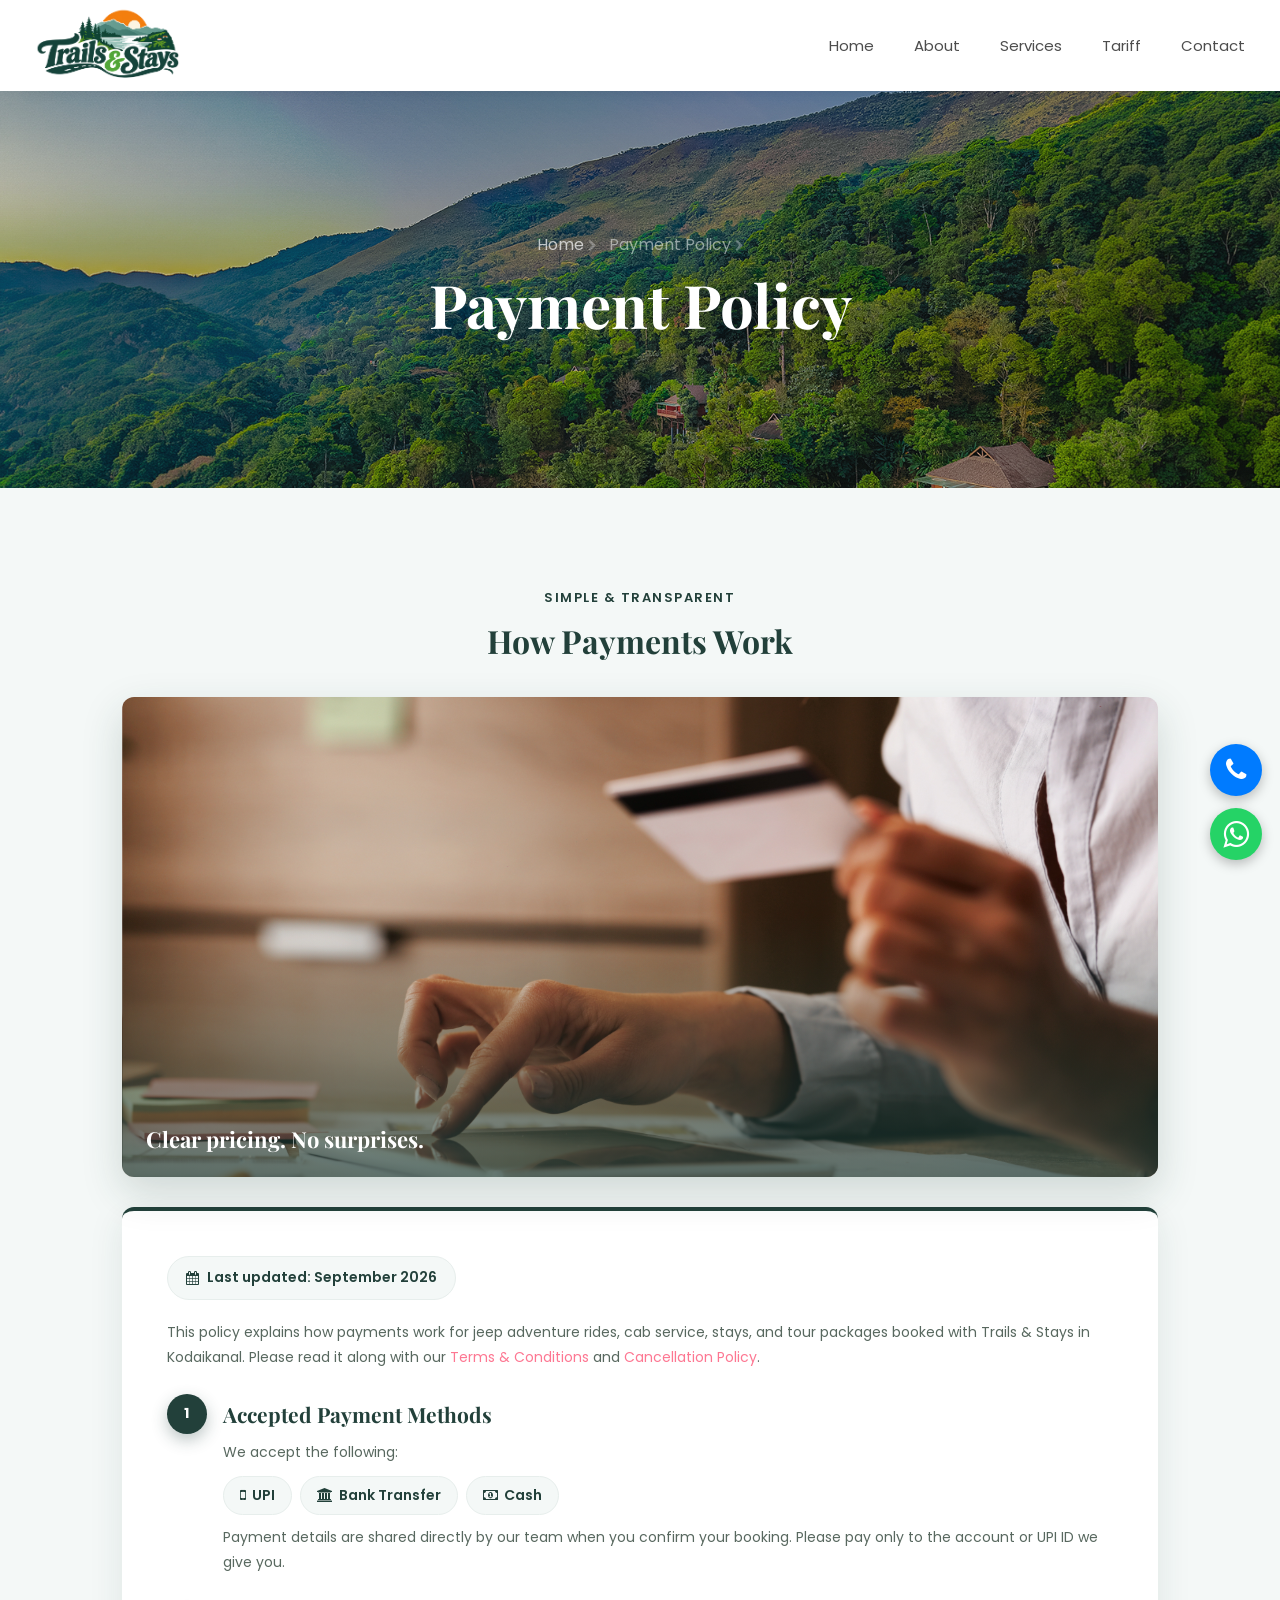
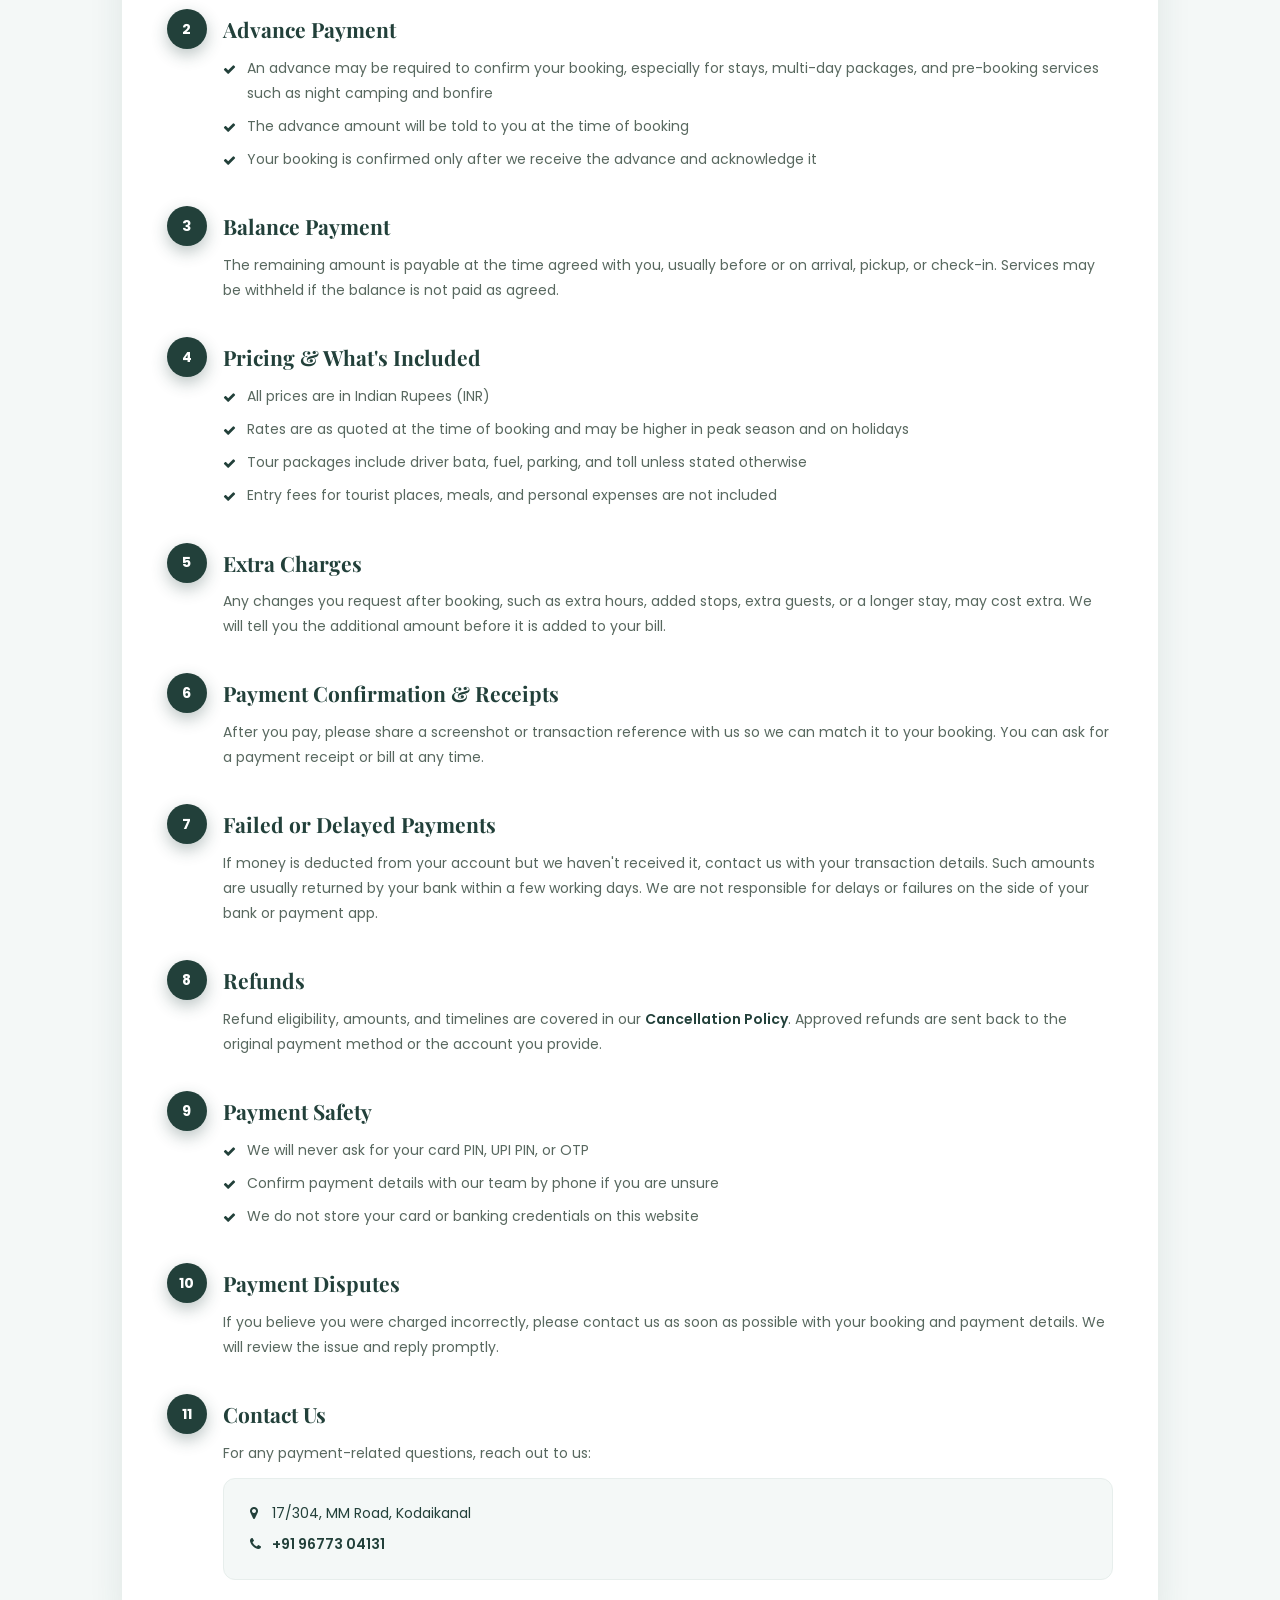
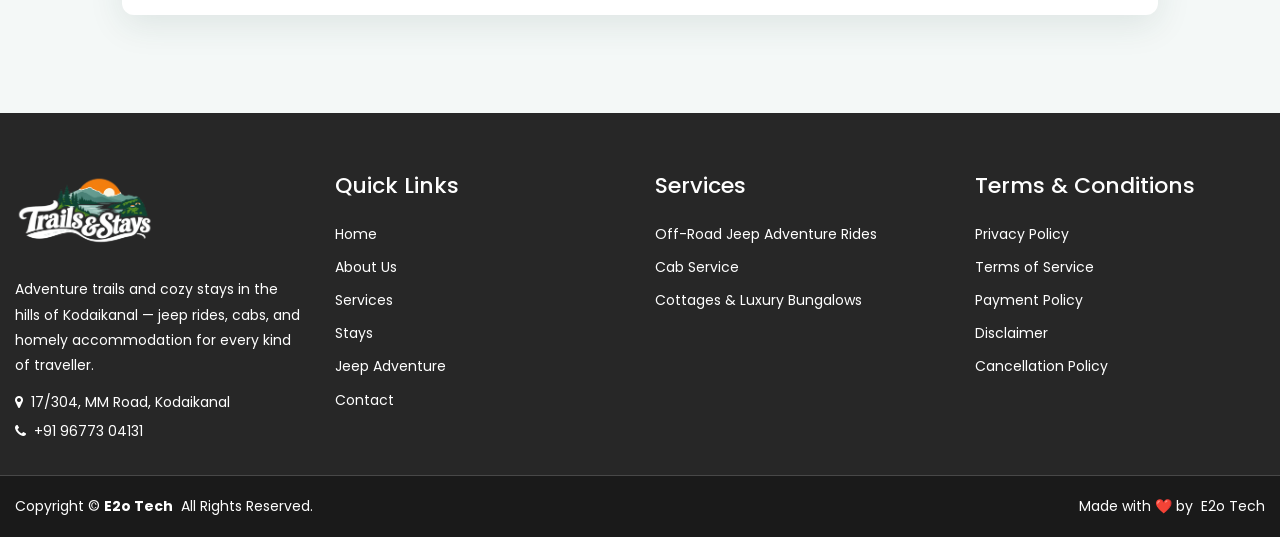
<file: payment.html>
<!DOCTYPE html>
<html lang="en">
  <head>
    <title>Payment Policy - Trails &amp; Stays</title>
    <meta charset="utf-8">
    <meta name="viewport" content="width=device-width, initial-scale=1, shrink-to-fit=no">
<link rel="icon" type="image/png" href="images/t&s png@3x.png">
    <link href="https://fonts.googleapis.com/css?family=Poppins:200,300,400,500,600,700,800,900&display=swap" rel="stylesheet">
    <link href="https://fonts.googleapis.com/css?family=Playfair+Display:400,400i,500,500i,600,600i,700,700i&display=swap" rel="stylesheet">

    <link rel="stylesheet" href="https://stackpath.bootstrapcdn.com/font-awesome/4.7.0/css/font-awesome.min.css">

    <link rel="stylesheet" href="css/animate.css">
    <link rel="stylesheet" href="css/owl.carousel.min.css">
    <link rel="stylesheet" href="css/owl.theme.default.min.css">
    <link rel="stylesheet" href="css/magnific-popup.css">
    <link rel="stylesheet" href="css/bootstrap-datepicker.css">
    <link rel="stylesheet" href="css/jquery.timepicker.css">
    <link rel="stylesheet" href="css/flaticon.css">
    <link rel="stylesheet" href="css/style.css">

    <style>
      :root{
        --dt: #22403A;
        --dt-light: #E7EEEC;
        --dt-soft: #F4F8F7;
        --dt-accent: #2F5A50;
      }

      /* Hero */
      .hero-wrap-2 .overlay{ background: linear-gradient(135deg, rgba(34,64,58,.82), rgba(34,64,58,.55)); }
      .hero-wrap-2 .breadcrumbs a{ color: #cfe4dd; }
      .hero-wrap-2 .breadcrumbs span{ color: #fff; }

      .dt-bg-soft{ background: var(--dt-soft); }

      .dt-eyebrow{
        color: var(--dt);
        font-weight: 600;
        text-transform: uppercase;
        font-size: 13px;
        letter-spacing: 1.5px;
        display: block;
        margin-bottom: 8px;
      }

      /* Image banner */
      .policy-banner{
        position: relative;
        height: 480px;
        border-radius: 12px;
        background-size: cover;
        background-position: center;
        margin-bottom: 30px;
        overflow: hidden;
        box-shadow: 0 15px 40px rgba(34,64,58,.18);
      }
      .policy-banner:after{
        content: "";
        position: absolute;
        inset: 0;
        background: linear-gradient(180deg, rgba(34,64,58,0) 45%, rgba(34,64,58,.7) 100%);
      }
      .policy-banner span{
        position: absolute;
        left: 24px;
        bottom: 18px;
        z-index: 1;
        color: #fff;
        font-family: 'Playfair Display', serif;
        font-weight: 700;
        font-size: 22px;
      }

      /* Policy card */
      .policy-card{
        background: #fff;
        border-radius: 12px;
        box-shadow: 0 10px 35px rgba(34,64,58,.1);
        border-top: 4px solid var(--dt);
        padding: 45px 45px 35px;
      }
      .policy-updated{
        display: inline-flex;
        align-items: center;
        gap: 8px;
        background: var(--dt-soft);
        color: var(--dt);
        border: 1px solid var(--dt-light);
        border-radius: 30px;
        padding: 8px 18px;
        font-size: 14px;
        font-weight: 600;
        margin-bottom: 20px;
      }
      .policy-section{
        position: relative;
        padding-left: 56px;
        margin-bottom: 34px;
      }
      .policy-section:last-child{ margin-bottom: 0; }
      .policy-num{
        position: absolute;
        left: 0;
        top: 0;
        width: 40px;
        height: 40px;
        border-radius: 50%;
        background: var(--dt);
        color: #fff;
        display: flex;
        align-items: center;
        justify-content: center;
        font-weight: 700;
        font-size: 14px;
        box-shadow: 0 6px 16px rgba(34,64,58,.3);
      }
      .policy-section h4{
        font-family: 'Playfair Display', serif;
        font-weight: 700;
        color: var(--dt);
        font-size: 21px;
        margin-bottom: 10px;
        padding-top: 5px;
      }
      .policy-section p{
        color: #58685f;
        margin-bottom: 10px;
      }
      .policy-list{
        list-style: none;
        padding: 0;
        margin: 0 0 10px 0;
      }
      .policy-list li{
        position: relative;
        padding-left: 24px;
        margin-bottom: 8px;
        color: #58685f;
      }
      .policy-list li:before{
        content: "\f00c";
        font-family: "FontAwesome";
        position: absolute;
        left: 0;
        top: 2px;
        color: var(--dt);
        font-size: 13px;
      }
      .policy-section a{ color: var(--dt); font-weight: 600; }

      /* Payment method chips */
      .pay-methods{
        list-style: none;
        padding: 0;
        margin: 0 0 10px 0;
        display: flex;
        flex-wrap: wrap;
        gap: 8px;
      }
      .pay-methods li{
        background: var(--dt-soft);
        color: var(--dt);
        border: 1px solid var(--dt-light);
        border-radius: 30px;
        padding: 6px 16px;
        font-size: 14px;
        font-weight: 600;
      }
      .pay-methods li i{ margin-right: 6px; }

      /* Contact box */
      .policy-contact{
        background: var(--dt-soft);
        border: 1px solid var(--dt-light);
        border-radius: 12px;
        padding: 22px 26px;
        margin-top: 12px;
      }
      .policy-contact p{ margin-bottom: 6px; color: var(--dt); }
      .policy-contact p:last-child{ margin-bottom: 0; }
      .policy-contact i{ width: 22px; color: var(--dt); }

      @media (max-width: 575px){
        .policy-card{ padding: 30px 22px 25px; }
        .policy-banner{ height: 200px; }
        .policy-section{ padding-left: 0; }
        .policy-num{ position: static; margin-bottom: 12px; }
      }
    </style>
  </head>
  <body>
    <div id="header-container"></div>
    <!-- END nav -->

    <section class="hero-wrap hero-wrap-2" style="background-image: url('images/k3.jpg');" data-stellar-background-ratio="0.5">
      <div class="overlay"></div>
      <div class="container">
        <div class="row no-gutters slider-text align-items-center justify-content-center">
          <div class="col-md-9 ftco-animate text-center">
            <p class="breadcrumbs mb-2"><span class="mr-2"><a href="index.html">Home <i class="fa fa-chevron-right"></i></a></span> <span>Payment Policy <i class="fa fa-chevron-right"></i></span></p>
            <h1 class="mb-0 bread">Payment Policy</h1>
          </div>
        </div>
      </div>
    </section>

    <section class="ftco-section dt-bg-soft">
      <div class="container">
        <div class="row justify-content-center pb-4">
          <div class="col-md-8 text-center ftco-animate">
            <span class="dt-eyebrow">Simple &amp; transparent</span>
            <h2 style="color:var(--dt);font-family:'Playfair Display',serif;font-weight:700;">How Payments Work</h2>
          </div>
        </div>

        <div class="row">
          <div class="col-lg-10 mx-auto ftco-animate">

            <!-- Image -->
            <div class="policy-banner" style="background-image: url(images/payment.webp);">
              <span>Clear pricing. No surprises.</span>
            </div>

            <div class="policy-card">
              <span class="policy-updated"><i class="fa fa-calendar"></i> Last updated: September 2026</span>
              <p style="color:#58685f;" class="mb-4">This policy explains how payments work for jeep adventure rides, cab service, stays, and tour packages booked with Trails &amp; Stays in Kodaikanal. Please read it along with our <a href="terms.html">Terms &amp; Conditions</a> and <a href="cancellation.html">Cancellation Policy</a>.</p>

              <div class="policy-section">
                <div class="policy-num">1</div>
                <h4>Accepted Payment Methods</h4>
                <p>We accept the following:</p>
                <ul class="pay-methods">
                  <li><i class="fa fa-mobile"></i>UPI</li>
                  <li><i class="fa fa-university"></i>Bank Transfer</li>
                  <li><i class="fa fa-money"></i>Cash</li>
                </ul>
                <p>Payment details are shared directly by our team when you confirm your booking. Please pay only to the account or UPI ID we give you.</p>
              </div>

              <div class="policy-section">
                <div class="policy-num">2</div>
                <h4>Advance Payment</h4>
                <ul class="policy-list">
                  <li>An advance may be required to confirm your booking, especially for stays, multi-day packages, and pre-booking services such as night camping and bonfire</li>
                  <li>The advance amount will be told to you at the time of booking</li>
                  <li>Your booking is confirmed only after we receive the advance and acknowledge it</li>
                </ul>
              </div>

              <div class="policy-section">
                <div class="policy-num">3</div>
                <h4>Balance Payment</h4>
                <p>The remaining amount is payable at the time agreed with you, usually before or on arrival, pickup, or check-in. Services may be withheld if the balance is not paid as agreed.</p>
              </div>

              <div class="policy-section">
                <div class="policy-num">4</div>
                <h4>Pricing &amp; What's Included</h4>
                <ul class="policy-list">
                  <li>All prices are in Indian Rupees (INR)</li>
                  <li>Rates are as quoted at the time of booking and may be higher in peak season and on holidays</li>
                  <li>Tour packages include driver bata, fuel, parking, and toll unless stated otherwise</li>
                  <li>Entry fees for tourist places, meals, and personal expenses are not included</li>
                </ul>
              </div>

              <div class="policy-section">
                <div class="policy-num">5</div>
                <h4>Extra Charges</h4>
                <p>Any changes you request after booking, such as extra hours, added stops, extra guests, or a longer stay, may cost extra. We will tell you the additional amount before it is added to your bill.</p>
              </div>

              <div class="policy-section">
                <div class="policy-num">6</div>
                <h4>Payment Confirmation &amp; Receipts</h4>
                <p>After you pay, please share a screenshot or transaction reference with us so we can match it to your booking. You can ask for a payment receipt or bill at any time.</p>
              </div>

              <div class="policy-section">
                <div class="policy-num">7</div>
                <h4>Failed or Delayed Payments</h4>
                <p>If money is deducted from your account but we haven't received it, contact us with your transaction details. Such amounts are usually returned by your bank within a few working days. We are not responsible for delays or failures on the side of your bank or payment app.</p>
              </div>

              <div class="policy-section">
                <div class="policy-num">8</div>
                <h4>Refunds</h4>
                <p>Refund eligibility, amounts, and timelines are covered in our <a href="cancellation.html">Cancellation Policy</a>. Approved refunds are sent back to the original payment method or the account you provide.</p>
              </div>

              <div class="policy-section">
                <div class="policy-num">9</div>
                <h4>Payment Safety</h4>
                <ul class="policy-list">
                  <li>We will never ask for your card PIN, UPI PIN, or OTP</li>
                  <li>Confirm payment details with our team by phone if you are unsure</li>
                  <li>We do not store your card or banking credentials on this website</li>
                </ul>
              </div>

              <div class="policy-section">
                <div class="policy-num">10</div>
                <h4>Payment Disputes</h4>
                <p>If you believe you were charged incorrectly, please contact us as soon as possible with your booking and payment details. We will review the issue and reply promptly.</p>
              </div>

              <div class="policy-section">
                <div class="policy-num">11</div>
                <h4>Contact Us</h4>
                <p>For any payment-related questions, reach out to us:</p>
                <div class="policy-contact">
                  <p><i class="fa fa-map-marker"></i>17/304, MM Road, Kodaikanal</p>
                  <p><i class="fa fa-phone"></i><a href="tel:+919677304131">+91 96773 04131</a></p>
                  <!-- <p><i class="fa fa-envelope"></i><a href="mailto:youremail@example.com">youremail@example.com</a></p> -->
                </div>
              </div>
            </div>
          </div>
        </div>
      </div>
    </section>

    <div id="footer-container"></div>

    <!-- loader -->
    <div id="ftco-loader" class="show fullscreen"><svg class="circular" width="48px" height="48px"><circle class="path-bg" cx="24" cy="24" r="22" fill="none" stroke-width="4" stroke="#eeeeee"/><circle class="path" cx="24" cy="24" r="22" fill="none" stroke-width="4" stroke-miterlimit="10" stroke="#22403A"/></svg></div>

    <script src="js/jquery.min.js"></script>
    <script src="js/jquery-migrate-3.0.1.min.js"></script>
    <script src="js/popper.min.js"></script>
    <script src="js/bootstrap.min.js"></script>
    <script src="js/jquery.easing.1.3.js"></script>
    <script src="js/jquery.waypoints.min.js"></script>
    <script src="js/jquery.stellar.min.js"></script>
    <script src="js/jquery.animateNumber.min.js"></script>
    <script src="js/bootstrap-datepicker.js"></script>
    <script src="js/jquery.timepicker.min.js"></script>
    <script src="js/owl.carousel.min.js"></script>
    <script src="js/jquery.magnific-popup.min.js"></script>
    <script src="js/scrollax.min.js"></script>
    <script src="js/main.js"></script>
    <script src="js/include.js"></script>
  </body>
</html>
</file>
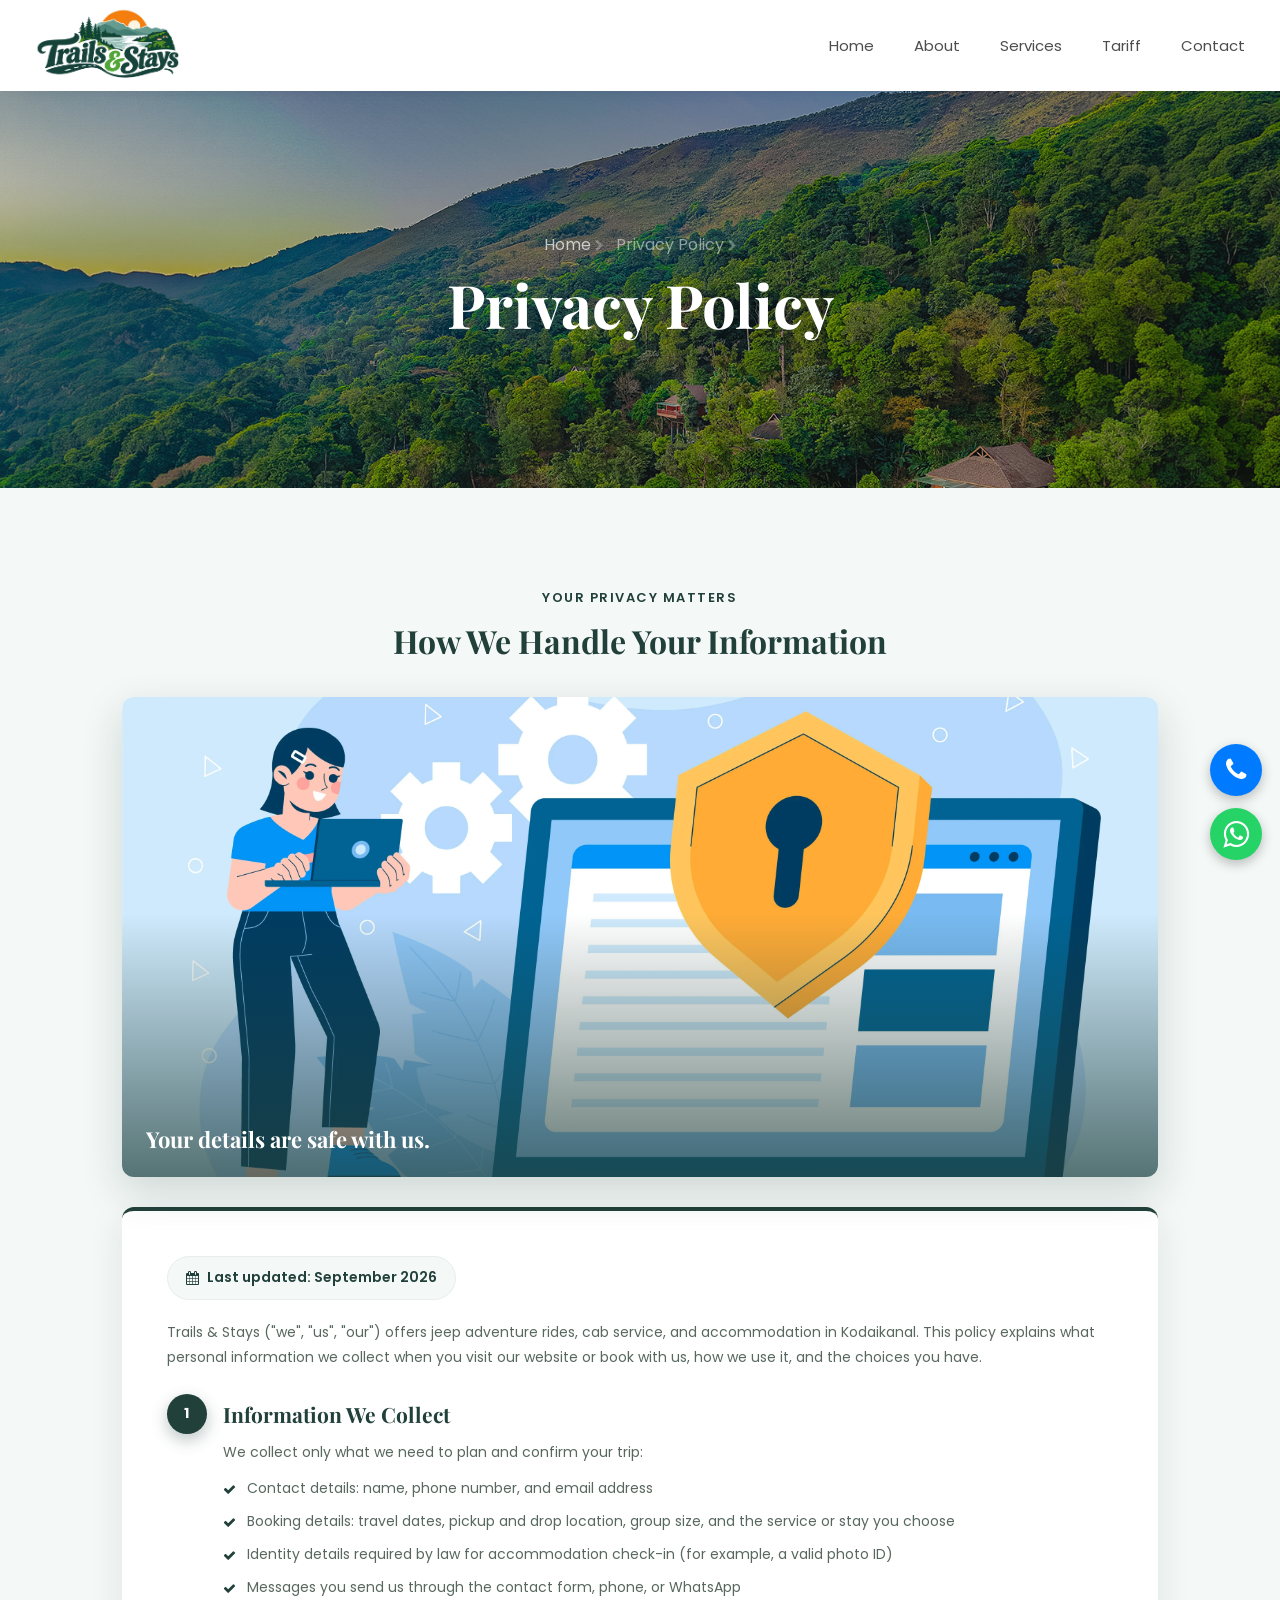
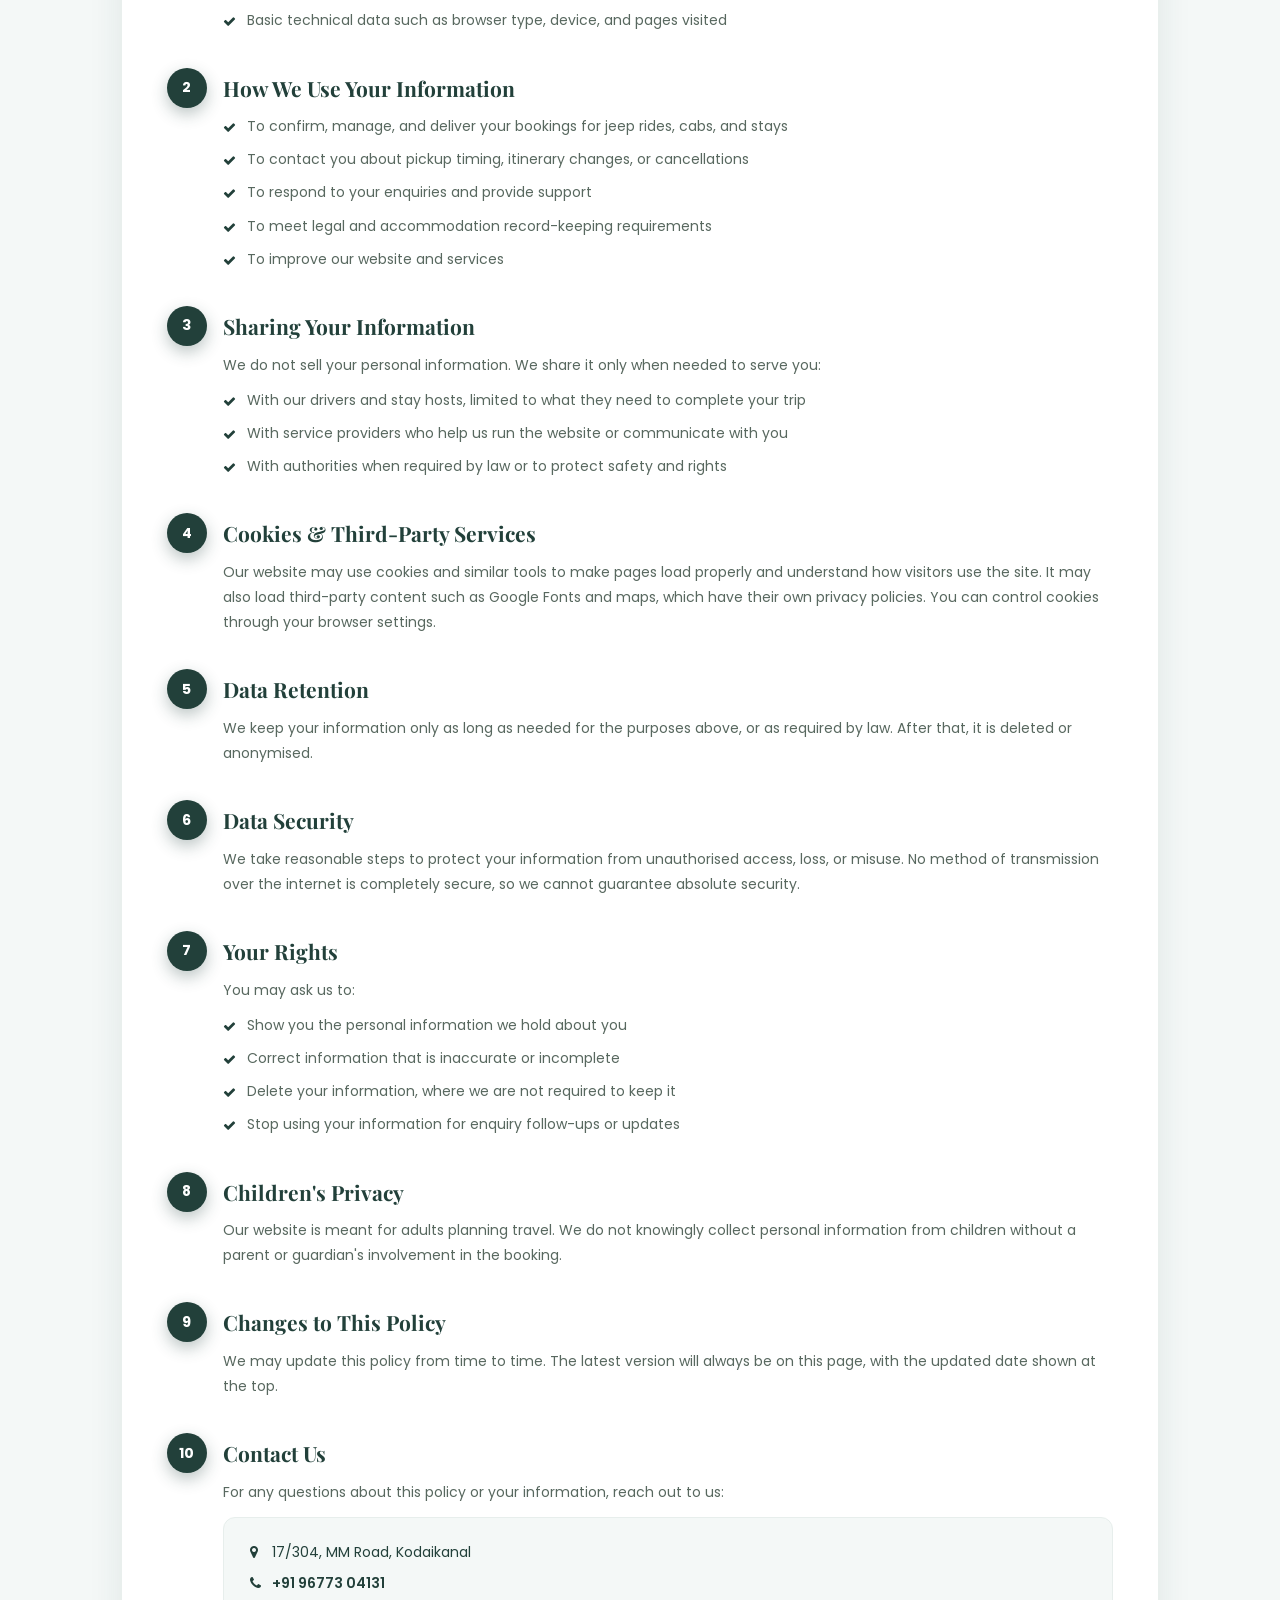
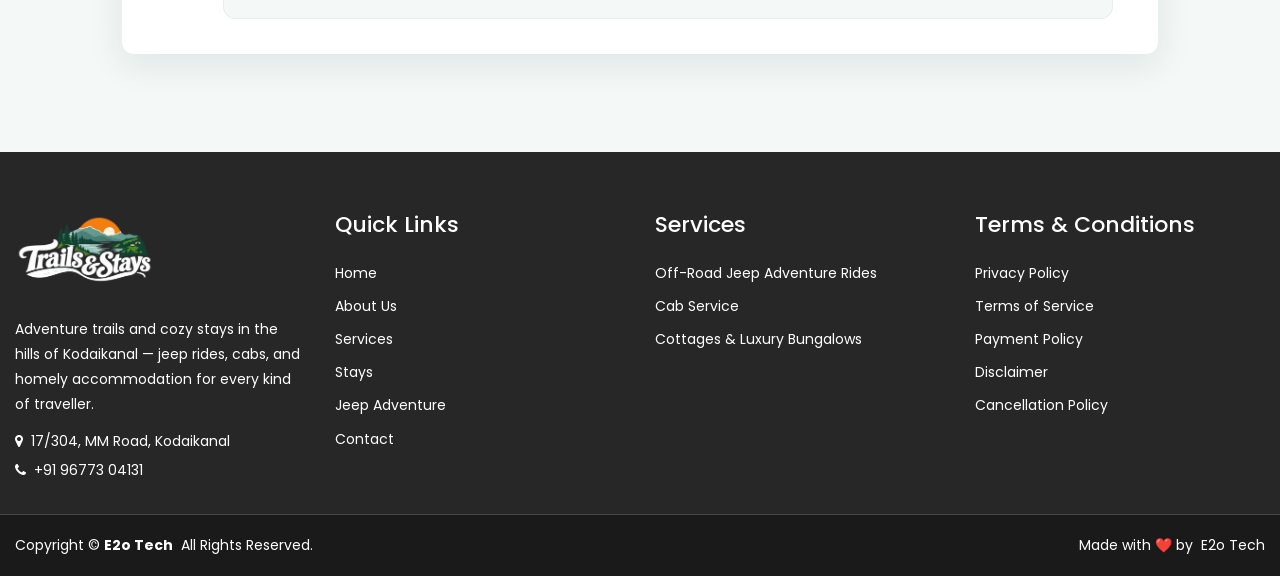
<file: privacy.html>
<!DOCTYPE html>
<html lang="en">
  <head>
    <title>Privacy Policy - Trails &amp; Stays</title>
    <meta charset="utf-8">
    <meta name="viewport" content="width=device-width, initial-scale=1, shrink-to-fit=no">
<link rel="icon" type="image/png" href="images/t&s png@3x.png">
    <link href="https://fonts.googleapis.com/css?family=Poppins:200,300,400,500,600,700,800,900&display=swap" rel="stylesheet">
    <link href="https://fonts.googleapis.com/css?family=Playfair+Display:400,400i,500,500i,600,600i,700,700i&display=swap" rel="stylesheet">

    <link rel="stylesheet" href="https://stackpath.bootstrapcdn.com/font-awesome/4.7.0/css/font-awesome.min.css">

    <link rel="stylesheet" href="css/animate.css">
    <link rel="stylesheet" href="css/owl.carousel.min.css">
    <link rel="stylesheet" href="css/owl.theme.default.min.css">
    <link rel="stylesheet" href="css/magnific-popup.css">
    <link rel="stylesheet" href="css/bootstrap-datepicker.css">
    <link rel="stylesheet" href="css/jquery.timepicker.css">
    <link rel="stylesheet" href="css/flaticon.css">
    <link rel="stylesheet" href="css/style.css">

    <style>
      :root{
        --dt: #22403A;
        --dt-light: #E7EEEC;
        --dt-soft: #F4F8F7;
        --dt-accent: #2F5A50;
      }

      /* Hero */
      .hero-wrap-2 .overlay{ background: linear-gradient(135deg, rgba(34,64,58,.82), rgba(34,64,58,.55)); }
      .hero-wrap-2 .breadcrumbs a{ color: #cfe4dd; }
      .hero-wrap-2 .breadcrumbs span{ color: #fff; }

      .dt-bg-soft{ background: var(--dt-soft); }

      .dt-eyebrow{
        color: var(--dt);
        font-weight: 600;
        text-transform: uppercase;
        font-size: 13px;
        letter-spacing: 1.5px;
        display: block;
        margin-bottom: 8px;
      }

      /* Policy card */
      .policy-card{
        background: #fff;
        border-radius: 12px;
        box-shadow: 0 10px 35px rgba(34,64,58,.1);
        border-top: 4px solid var(--dt);
        padding: 45px 45px 35px;
      }
      .policy-updated{
        display: inline-flex;
        align-items: center;
        gap: 8px;
        background: var(--dt-soft);
        color: var(--dt);
        border: 1px solid var(--dt-light);
        border-radius: 30px;
        padding: 8px 18px;
        font-size: 14px;
        font-weight: 600;
        margin-bottom: 20px;
      }
      .policy-section{
        position: relative;
        padding-left: 56px;
        margin-bottom: 34px;
      }
      .policy-section:last-child{ margin-bottom: 0; }
      .policy-num{
        position: absolute;
        left: 0;
        top: 0;
        width: 40px;
        height: 40px;
        border-radius: 50%;
        background: var(--dt);
        color: #fff;
        display: flex;
        align-items: center;
        justify-content: center;
        font-weight: 700;
        font-size: 14px;
        box-shadow: 0 6px 16px rgba(34,64,58,.3);
      }
      .policy-section h4{
        font-family: 'Playfair Display', serif;
        font-weight: 700;
        color: var(--dt);
        font-size: 21px;
        margin-bottom: 10px;
        padding-top: 5px;
      }
      .policy-section p{
        color: #58685f;
        margin-bottom: 10px;
      }
      .policy-list{
        list-style: none;
        padding: 0;
        margin: 0 0 10px 0;
      }
      .policy-list li{
        position: relative;
        padding-left: 24px;
        margin-bottom: 8px;
        color: #58685f;
      }
      .policy-list li:before{
        content: "\f00c";
        font-family: "FontAwesome";
        position: absolute;
        left: 0;
        top: 2px;
        color: var(--dt);
        font-size: 13px;
      }
      .policy-section a{ color: var(--dt); font-weight: 600; }

      /* Contact box */
      .policy-contact{
        background: var(--dt-soft);
        border: 1px solid var(--dt-light);
        border-radius: 12px;
        padding: 22px 26px;
        margin-top: 12px;
      }
      .policy-contact p{ margin-bottom: 6px; color: var(--dt); }
      .policy-contact p:last-child{ margin-bottom: 0; }
      .policy-contact i{ width: 22px; color: var(--dt); }

      /* Image banner */
.policy-banner{
  position: relative;
  height: 480px;
  border-radius: 12px;
  background-size: cover;
  background-position: center;
  margin-bottom: 30px;
  overflow: hidden;
  box-shadow: 0 15px 40px rgba(34,64,58,.18);
}
.policy-banner:after{
  content: "";
  position: absolute;
  inset: 0;
  background: linear-gradient(180deg, rgba(34,64,58,0) 45%, rgba(34,64,58,.7) 100%);
}
.policy-banner span{
  position: absolute;
  left: 24px;
  bottom: 18px;
  z-index: 1;
  color: #fff;
  font-family: 'Playfair Display', serif;
  font-weight: 700;
  font-size: 22px;
}

      @media (max-width: 575px){
        .policy-card{ padding: 30px 22px 25px; }
        .policy-section{ padding-left: 0; }
        .policy-num{ position: static; margin-bottom: 12px; }
        .policy-banner{ height: 200px; }
      }
    </style>
  </head>
  <body>
    <div id="header-container"></div>
    <!-- END nav -->

    <section class="hero-wrap hero-wrap-2" style="background-image: url('images/k3.jpg');" data-stellar-background-ratio="0.5">
      <div class="overlay"></div>
      <div class="container">
        <div class="row no-gutters slider-text align-items-center justify-content-center">
          <div class="col-md-9 ftco-animate text-center">
            <p class="breadcrumbs mb-2"><span class="mr-2"><a href="index.html">Home <i class="fa fa-chevron-right"></i></a></span> <span>Privacy Policy <i class="fa fa-chevron-right"></i></span></p>
            <h1 class="mb-0 bread">Privacy Policy</h1>
          </div>
        </div>
      </div>
    </section>

    <section class="ftco-section dt-bg-soft">
      <div class="container">
        <div class="row justify-content-center pb-4">
          <div class="col-md-8 text-center ftco-animate">
            <span class="dt-eyebrow">Your privacy matters</span>
            <h2 style="color:var(--dt);font-family:'Playfair Display',serif;font-weight:700;">How We Handle Your Information</h2>
          </div>
        </div>

        <div class="row">
          <div class="col-lg-10 mx-auto ftco-animate">

            <div class="policy-banner" style="background-image: url(images/privacy.webp);">
                <span>Your details are safe with us.</span>
            </div>

            <div class="policy-card">
              <span class="policy-updated"><i class="fa fa-calendar"></i> Last updated: September 2026</span>
              <p style="color:#58685f;" class="mb-4">Trails &amp; Stays ("we", "us", "our") offers jeep adventure rides, cab service, and accommodation in Kodaikanal. This policy explains what personal information we collect when you visit our website or book with us, how we use it, and the choices you have.</p>

              <div class="policy-section">
                <div class="policy-num">1</div>
                <h4>Information We Collect</h4>
                <p>We collect only what we need to plan and confirm your trip:</p>
                <ul class="policy-list">
                  <li>Contact details: name, phone number, and email address</li>
                  <li>Booking details: travel dates, pickup and drop location, group size, and the service or stay you choose</li>
                  <li>Identity details required by law for accommodation check-in (for example, a valid photo ID)</li>
                  <li>Messages you send us through the contact form, phone, or WhatsApp</li>
                  <li>Basic technical data such as browser type, device, and pages visited</li>
                </ul>
              </div>

              <div class="policy-section">
                <div class="policy-num">2</div>
                <h4>How We Use Your Information</h4>
                <ul class="policy-list">
                  <li>To confirm, manage, and deliver your bookings for jeep rides, cabs, and stays</li>
                  <li>To contact you about pickup timing, itinerary changes, or cancellations</li>
                  <li>To respond to your enquiries and provide support</li>
                  <li>To meet legal and accommodation record-keeping requirements</li>
                  <li>To improve our website and services</li>
                </ul>
              </div>

              <div class="policy-section">
                <div class="policy-num">3</div>
                <h4>Sharing Your Information</h4>
                <p>We do not sell your personal information. We share it only when needed to serve you:</p>
                <ul class="policy-list">
                  <li>With our drivers and stay hosts, limited to what they need to complete your trip</li>
                  <li>With service providers who help us run the website or communicate with you</li>
                  <li>With authorities when required by law or to protect safety and rights</li>
                </ul>
              </div>

              <div class="policy-section">
                <div class="policy-num">4</div>
                <h4>Cookies &amp; Third-Party Services</h4>
                <p>Our website may use cookies and similar tools to make pages load properly and understand how visitors use the site. It may also load third-party content such as Google Fonts and maps, which have their own privacy policies. You can control cookies through your browser settings.</p>
              </div>

              <div class="policy-section">
                <div class="policy-num">5</div>
                <h4>Data Retention</h4>
                <p>We keep your information only as long as needed for the purposes above, or as required by law. After that, it is deleted or anonymised.</p>
              </div>

              <div class="policy-section">
                <div class="policy-num">6</div>
                <h4>Data Security</h4>
                <p>We take reasonable steps to protect your information from unauthorised access, loss, or misuse. No method of transmission over the internet is completely secure, so we cannot guarantee absolute security.</p>
              </div>

              <div class="policy-section">
                <div class="policy-num">7</div>
                <h4>Your Rights</h4>
                <p>You may ask us to:</p>
                <ul class="policy-list">
                  <li>Show you the personal information we hold about you</li>
                  <li>Correct information that is inaccurate or incomplete</li>
                  <li>Delete your information, where we are not required to keep it</li>
                  <li>Stop using your information for enquiry follow-ups or updates</li>
                </ul>
              </div>

              <div class="policy-section">
                <div class="policy-num">8</div>
                <h4>Children's Privacy</h4>
                <p>Our website is meant for adults planning travel. We do not knowingly collect personal information from children without a parent or guardian's involvement in the booking.</p>
              </div>

              <div class="policy-section">
                <div class="policy-num">9</div>
                <h4>Changes to This Policy</h4>
                <p>We may update this policy from time to time. The latest version will always be on this page, with the updated date shown at the top.</p>
              </div>

              <div class="policy-section">
                <div class="policy-num">10</div>
                <h4>Contact Us</h4>
                <p>For any questions about this policy or your information, reach out to us:</p>
                <div class="policy-contact">
                  <p><i class="fa fa-map-marker"></i>17/304, MM Road, Kodaikanal</p>
                  <p><i class="fa fa-phone"></i><a href="tel:+919677304131">+91 96773 04131</a></p>
                  <!-- <p><i class="fa fa-envelope"></i><a href="mailto:youremail@example.com">youremail@example.com</a></p> -->
                </div>
              </div>
            </div>
          </div>
        </div>
      </div>
    </section>

    <div id="footer-container"></div>

    <!-- loader -->
    <div id="ftco-loader" class="show fullscreen"><svg class="circular" width="48px" height="48px"><circle class="path-bg" cx="24" cy="24" r="22" fill="none" stroke-width="4" stroke="#eeeeee"/><circle class="path" cx="24" cy="24" r="22" fill="none" stroke-width="4" stroke-miterlimit="10" stroke="#22403A"/></svg></div>

    <script src="js/jquery.min.js"></script>
    <script src="js/jquery-migrate-3.0.1.min.js"></script>
    <script src="js/popper.min.js"></script>
    <script src="js/bootstrap.min.js"></script>
    <script src="js/jquery.easing.1.3.js"></script>
    <script src="js/jquery.waypoints.min.js"></script>
    <script src="js/jquery.stellar.min.js"></script>
    <script src="js/jquery.animateNumber.min.js"></script>
    <script src="js/bootstrap-datepicker.js"></script>
    <script src="js/jquery.timepicker.min.js"></script>
    <script src="js/owl.carousel.min.js"></script>
    <script src="js/jquery.magnific-popup.min.js"></script>
    <script src="js/scrollax.min.js"></script>
    <script src="js/main.js"></script>
    <script src="js/include.js"></script>
  </body>
</html>
</file>
<file: css/flaticon.css>
/*
  	Flaticon icon font: Flaticon
  	Creation date: 24/01/2020 06:52
  	*/


@font-face {
  font-family: "Flaticon";
  src: url("../fonts/flaticon/font/Flaticon.eot");
  src: url("../fonts/flaticon/font/Flaticon.eot?#iefix") format("embedded-opentype"),
       url("../fonts/flaticon/font/Flaticon.woff") format("woff"),
       url("../fonts/flaticon/font/Flaticon.ttf") format("truetype"),
       url("../fonts/flaticon/font/Flaticon.svg#Flaticon") format("svg");
  font-weight: normal;
  font-style: normal;
}

@media screen and (-webkit-min-device-pixel-ratio:0) {
  @font-face {
    font-family: "Flaticon";
    src: url("../fonts/flaticon/font/Flaticon.svg#Flaticon") format("svg");
  }
}

[class^="flaticon-"]:before, [class*=" flaticon-"]:before,
[class^="flaticon-"]:after, [class*=" flaticon-"]:after {   
  font-family: Flaticon;
  font-style: normal;
  font-weight: normal;
  font-variant: normal;
  text-transform: none;
  line-height: 1;

  /* Better Font Rendering =========== */
  -webkit-font-smoothing: antialiased;
  -moz-osx-font-smoothing: grayscale;
}

.flaticon-diet-1:before { content: "\f100"; }
.flaticon-workout:before { content: "\f101"; }
.flaticon-diet:before { content: "\f102"; }
.flaticon-first:before { content: "\f103"; }
</file>
